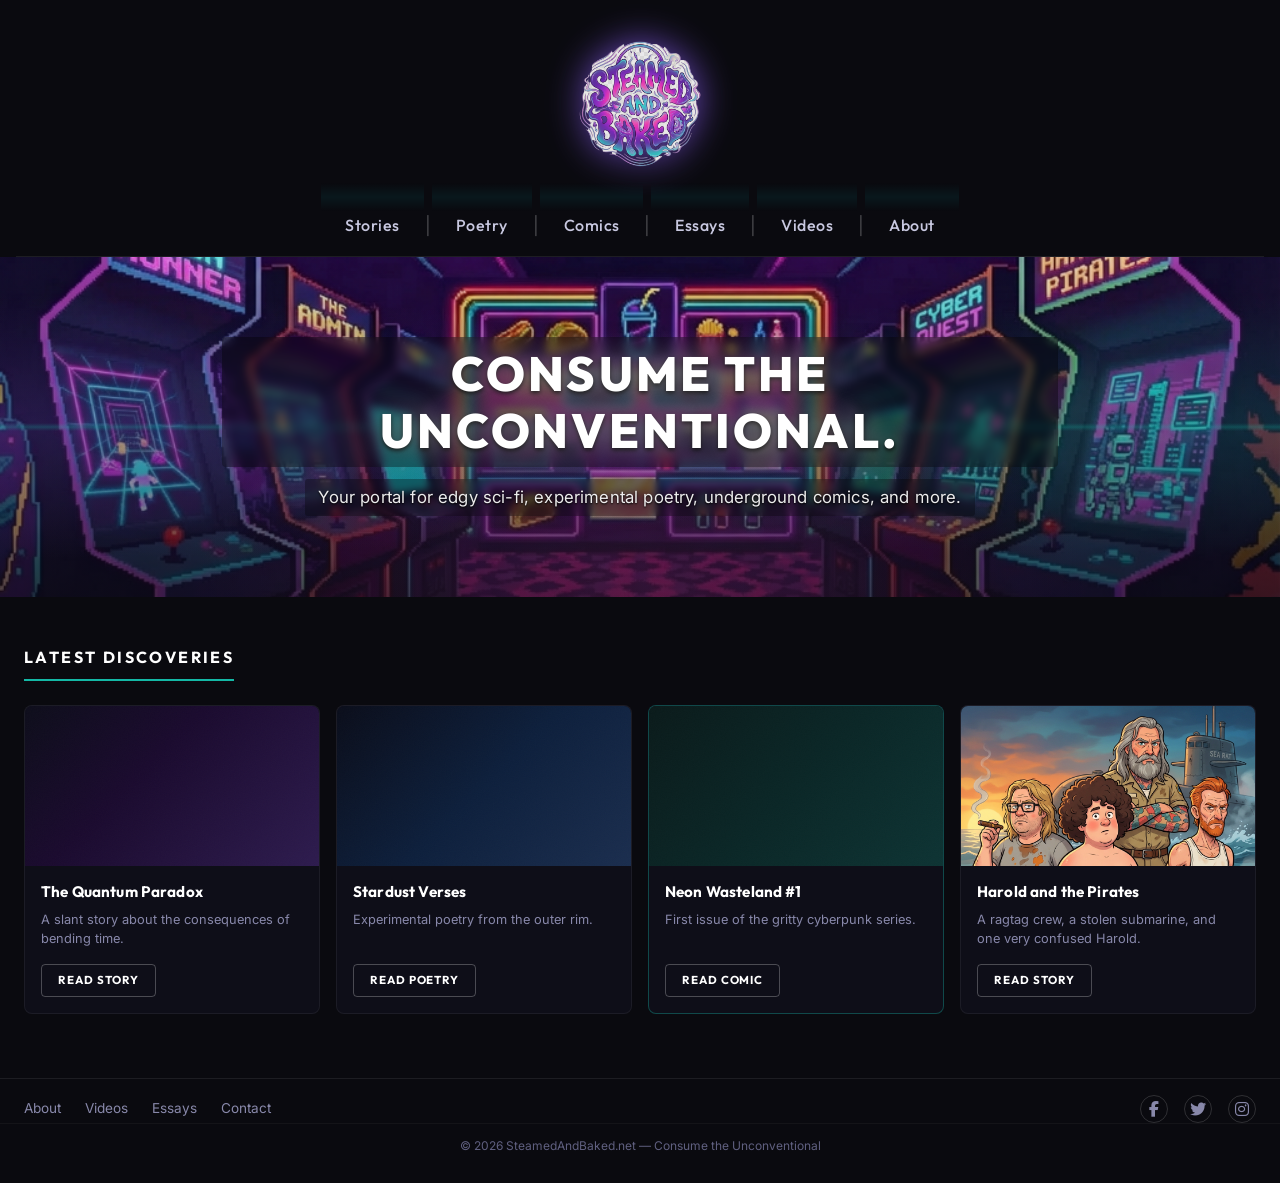
<file: index.html>
<!DOCTYPE html>
<html lang="en">
<head>
    <meta charset="UTF-8">
    <meta name="viewport" content="width=device-width, initial-scale=1.0">
    <meta name="description" content="SteamedAndBaked — Experimental fiction, poetry, comics, essays, and videos in a dark psychedelic neon-cyberpunk aesthetic.">
    <meta name="keywords" content="fiction, poetry, comics, essays, videos, cyberpunk, experimental writing, dark aesthetic">
    <meta name="robots" content="index, follow">
    <meta name="theme-color" content="#0a0a0f">

    <title>SteamedAndBaked | Consume the Unconventional</title>

    <!-- Canonical -->
    <link rel="canonical" href="https://steamedandbaked.net/">

    <!-- Favicon -->
    <link rel="icon" type="image/png" sizes="32x32" href="/images/favicon-32.png">
    <link rel="icon" type="image/png" sizes="512x512" href="/images/favicon.png">
    <link rel="apple-touch-icon" href="/images/favicon.png">

    <!-- Cyberpunk Stylesheet -->
    <link rel="stylesheet" href="/css/cyberpunk.css?v=3.1.1">

    <!-- Google Fonts: Outfit + Inter -->
    <link rel="preconnect" href="https://fonts.googleapis.com">
    <link rel="preconnect" href="https://fonts.gstatic.com" crossorigin>
    <link href="https://fonts.googleapis.com/css2?family=Outfit:wght@400;500;600;700;800&family=Inter:wght@300;400;500;600;700&display=swap" rel="stylesheet">

    <!-- Font Awesome 6.4 -->
    <link rel="stylesheet" href="https://cdnjs.cloudflare.com/ajax/libs/font-awesome/6.7.2/css/all.min.css" integrity="sha512-Evv84Mr4kqVGRNSgIGL/F/aIDqQb7xQ2vcrdIwxfjThSH8CSR7PBEakCr51Ck+w+/U6swU2Im1vVX0SVk9ABhg==" crossorigin="anonymous" referrerpolicy="no-referrer">

    <!-- Open Graph -->
    <meta property="og:title" content="SteamedAndBaked | Consume the Unconventional">
    <meta property="og:description" content="Experimental fiction, poetry, comics, and essays in a dark cyberpunk aesthetic.">
    <meta property="og:type" content="website">
    <meta property="og:url" content="https://steamedandbaked.net/">
    <meta property="og:image" content="https://steamedandbaked.net/images/brand-overview.png">

    <!-- Twitter Card -->
    <meta name="twitter:card" content="summary_large_image">
    <meta name="twitter:title" content="SteamedAndBaked | Consume the Unconventional">
    <meta name="twitter:description" content="Experimental fiction, poetry, comics, and essays in a dark cyberpunk aesthetic.">
    <meta name="twitter:image" content="https://steamedandbaked.net/images/brand-overview.png">
</head>
<body>

    <!-- =====================
         HEADER: Logo + Nav
         ===================== -->
    <header class="site-header">
        <div class="header-logo">
            <a href="/"><img src="/images/logo-main.png" alt="SteamedAndBaked" class="logo-img" width="320" height="160"></a>
        </div>
        <nav class="site-nav" aria-label="Main navigation">
            <button class="nav-toggle" id="nav-toggle" aria-label="Toggle menu" aria-expanded="false" aria-controls="nav-menu">
                <i class="fas fa-bars" aria-hidden="true"></i>
            </button>
            <ul class="nav-menu" id="nav-menu" role="list">
                <li><a href="/fiction.html" class="nav-link">Stories</a></li>
                <li class="nav-pipe" aria-hidden="true">|</li>
                <li><a href="/poetry.html" class="nav-link">Poetry</a></li>
                <li class="nav-pipe" aria-hidden="true">|</li>
                <li><a href="/comics.html" class="nav-link">Comics</a></li>
                <li class="nav-pipe" aria-hidden="true">|</li>
                <li><a href="/essays.html" class="nav-link">Essays</a></li>
                <li class="nav-pipe" aria-hidden="true">|</li>
                <li><a href="/videos.html" class="nav-link">Videos</a></li>
                <li class="nav-pipe" aria-hidden="true">|</li>
                <li><a href="/about.html" class="nav-link">About</a></li>
            </ul>
        </nav>
    </header>

    <!-- =====================
         HERO BANNER
         ===================== -->
    <section class="hero-banner" aria-label="Hero banner">
        <div class="hero-banner-img" style="background-image: url('/images/hero-arcade.png');" role="img" aria-label="Hero background image"></div>
        <div class="hero-banner-overlay"></div>
        <div class="hero-banner-content">
            <h1 class="hero-headline">CONSUME THE UNCONVENTIONAL.</h1>
            <p class="hero-sub">Your portal for edgy sci-fi, experimental poetry, underground comics, and more.</p>
        </div>
    </section>

    <!-- =====================
         LATEST DISCOVERIES
         ===================== -->
    <section class="discoveries" aria-labelledby="discoveries-heading">
        <div class="discoveries-container">
            <h2 class="discoveries-title" id="discoveries-heading">LATEST DISCOVERIES</h2>

            <div class="discoveries-grid">

                <!-- Card 1: Story -->
                <article class="disc-card disc-card--purple">
                    <div class="disc-card-img disc-card-img--story" role="img" aria-label="The Quantum Paradox — abstract digital light art"></div>
                    <div class="disc-card-body">
                        <h3 class="disc-card-title">The Quantum Paradox</h3>
                        <p class="disc-card-desc">A slant story about the consequences of bending time.</p>
                        <a href="/fiction" class="disc-btn">READ STORY</a>
                    </div>
                </article>

                <!-- Card 2: Poetry -->
                <article class="disc-card disc-card--pink">
                    <div class="disc-card-img disc-card-img--poetry" role="img" aria-label="Stardust Verses — deep space nebula"></div>
                    <div class="disc-card-body">
                        <h3 class="disc-card-title">Stardust Verses</h3>
                        <p class="disc-card-desc">Experimental poetry from the outer rim.</p>
                        <a href="/poetry" class="disc-btn">READ POETRY</a>
                    </div>
                </article>

                <!-- Card 3: Comics -->
                <article class="disc-card disc-card--teal">
                    <div class="disc-card-img disc-card-img--comics" role="img" aria-label="Neon Wasteland #1 — neon city scene"></div>
                    <div class="disc-card-body">
                        <h3 class="disc-card-title">Neon Wasteland #1</h3>
                        <p class="disc-card-desc">First issue of the gritty cyberpunk series.</p>
                        <a href="/comics" class="disc-btn">READ COMIC</a>
                    </div>
                </article>

                <!-- Card 4: Story — Harold and the Pirates -->
                <article class="disc-card disc-card--purple">
                    <div class="disc-card-img disc-card-img--photo" style="background-image: url('/images/harold-pirates.png');" role="img" aria-label="Harold and the Pirates — four misfit characters stand before the submarine Sea Rat at sunset"></div>
                    <div class="disc-card-body">
                        <h3 class="disc-card-title">Harold and the Pirates</h3>
                        <p class="disc-card-desc">A ragtag crew, a stolen submarine, and one very confused Harold.</p>
                        <a href="/harold-and-the-pirates" class="disc-btn">READ STORY</a>
                    </div>
                </article>

            </div>
        </div>
    </section>

    <!-- =====================
         FOOTER
         ===================== -->
    <footer class="site-footer">
        <div class="site-footer-inner">
            <nav class="footer-left" aria-label="Footer navigation">
                <a href="/about.html" class="footer-link">About</a>
                <a href="/videos.html" class="footer-link">Videos</a>
                <a href="/essays.html" class="footer-link">Essays</a>
                <a href="mailto:contact@steamedandbaked.net" class="footer-link">Contact</a>
            </nav>
            <div class="footer-right">
                <a href="https://facebook.com" class="footer-social" aria-label="Facebook" rel="noopener noreferrer" target="_blank"><i class="fab fa-facebook-f" aria-hidden="true"></i></a>
                <a href="https://twitter.com" class="footer-social" aria-label="Twitter / X" rel="noopener noreferrer" target="_blank"><i class="fab fa-twitter" aria-hidden="true"></i></a>
                <a href="https://instagram.com" class="footer-social" aria-label="Instagram" rel="noopener noreferrer" target="_blank"><i class="fab fa-instagram" aria-hidden="true"></i></a>
            </div>
        </div>
        <p class="footer-copy">&copy; <span id="current-year">2026</span> SteamedAndBaked.net &mdash; Consume the Unconventional</p>
    </footer>

    <script src="/js/main.js?v=3.1.1"></script>
</body>
</html>
</file>
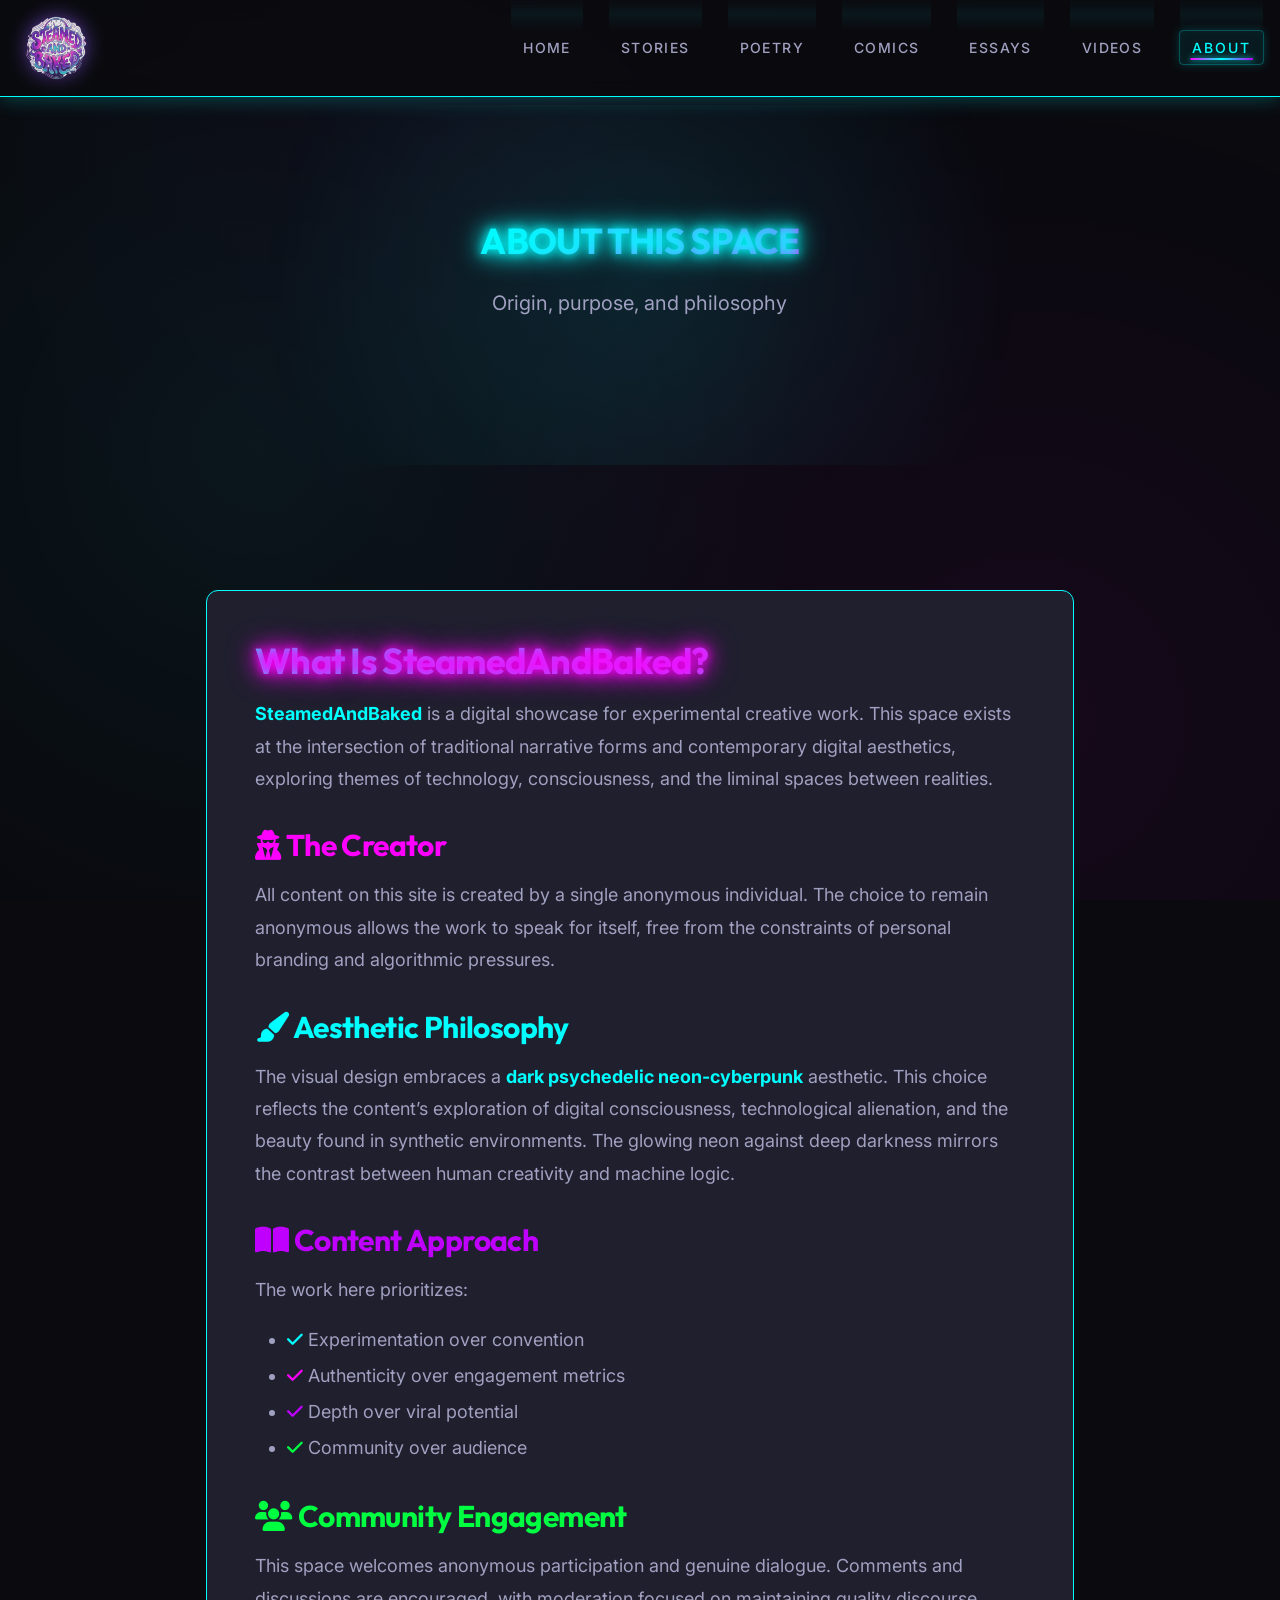
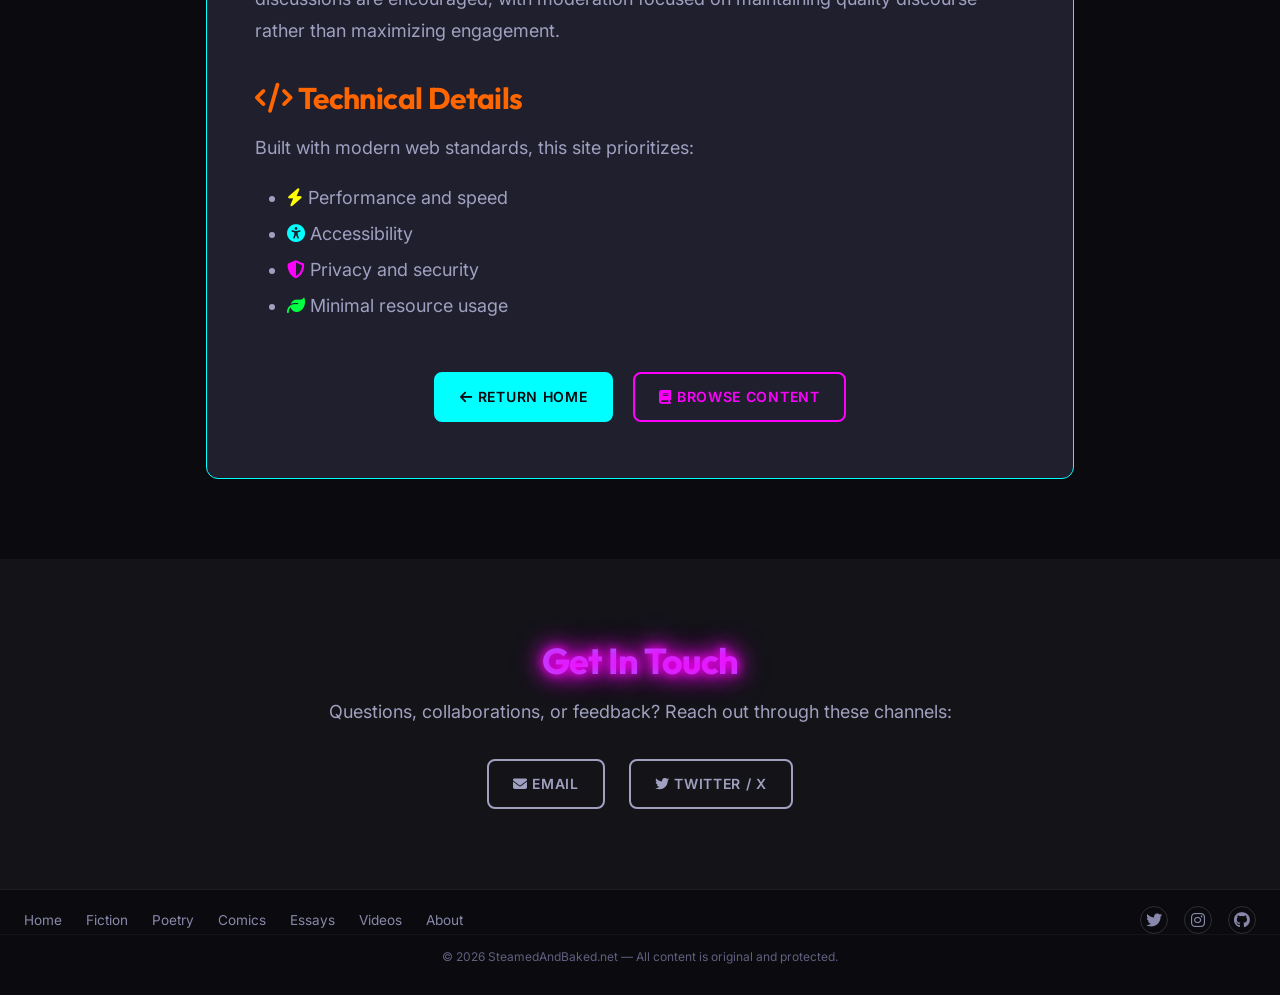
<file: about.html>
<!DOCTYPE html>
<html lang="en">
<head>
    <meta charset="UTF-8">
    <meta name="viewport" content="width=device-width, initial-scale=1.0">
    <meta name="description" content="About SteamedAndBaked — a digital showcase for experimental fiction, poetry, comics, essays, and videos.">
    <meta name="robots" content="index, follow">
    <meta name="theme-color" content="#0a0a0f">

    <title>About | SteamedAndBaked</title>

    <!-- Canonical -->
    <link rel="canonical" href="https://steamedandbaked.net/about">

    <!-- Favicon -->
    <link rel="icon" type="image/png" sizes="32x32" href="/images/favicon-32.png">
    <link rel="icon" type="image/png" sizes="512x512" href="/images/favicon.png">
    <link rel="apple-touch-icon" href="/images/favicon.png">

    <!-- Cyberpunk Stylesheet -->
    <link rel="stylesheet" href="/css/cyberpunk.css?v=3.1.1">

    <!-- Google Fonts -->
    <link rel="preconnect" href="https://fonts.googleapis.com">
    <link rel="preconnect" href="https://fonts.gstatic.com" crossorigin>
    <link href="https://fonts.googleapis.com/css2?family=Outfit:wght@400;500;600;700;800&family=Inter:wght@300;400;500;600;700&display=swap" rel="stylesheet">

    <!-- Font Awesome 6.4 -->
    <link rel="stylesheet" href="https://cdnjs.cloudflare.com/ajax/libs/font-awesome/6.7.2/css/all.min.css" integrity="sha512-Evv84Mr4kqVGRNSgIGL/F/aIDqQb7xQ2vcrdIwxfjThSH8CSR7PBEakCr51Ck+w+/U6swU2Im1vVX0SVk9ABhg==" crossorigin="anonymous" referrerpolicy="no-referrer">

    <!-- Open Graph -->
    <meta property="og:title" content="About | SteamedAndBaked">
    <meta property="og:description" content="About SteamedAndBaked — a digital showcase for experimental creative work.">
    <meta property="og:type" content="website">
    <meta property="og:url" content="https://steamedandbaked.net/about">
    <meta property="og:image" content="https://steamedandbaked.net/images/brand-overview.png">

    <!-- Twitter Card -->
    <meta name="twitter:card" content="summary_large_image">
    <meta name="twitter:title" content="About | SteamedAndBaked">
    <meta name="twitter:description" content="About SteamedAndBaked — a digital showcase for experimental creative work.">
    <meta name="twitter:image" content="https://steamedandbaked.net/images/brand-overview.png">
</head>
<body>
    <!-- Navigation -->
    <nav class="navbar" aria-label="Main navigation">
        <div class="nav-container">
            <a href="/" class="logo"><img src="/images/logo-main.png" alt="SteamedAndBaked" class="logo-img" width="160" height="80"></a>
            <button class="nav-toggle" id="nav-toggle" aria-label="Toggle menu" aria-expanded="false" aria-controls="nav-menu">
                <i class="fas fa-bars" aria-hidden="true"></i>
            </button>
            <ul class="nav-menu" id="nav-menu" role="list">
                <li><a href="/" class="nav-link">Home</a></li>
                <li><a href="/fiction.html" class="nav-link">Stories</a></li>
                <li><a href="/poetry.html" class="nav-link">Poetry</a></li>
                <li><a href="/comics.html" class="nav-link">Comics</a></li>
                <li><a href="/essays.html" class="nav-link">Essays</a></li>
                <li><a href="/videos.html" class="nav-link">Videos</a></li>
                <li><a href="/about.html" class="nav-link active" aria-current="page">About</a></li>
            </ul>
        </div>
    </nav>

    <!-- Hero -->
    <section class="hero" style="min-height: 50vh;" aria-label="About hero">
        <div class="hero-content">
            <h1 class="hero-title" style="font-size: var(--text-4xl);">ABOUT THIS SPACE</h1>
            <p class="hero-subtitle">Origin, purpose, and philosophy</p>
        </div>
    </section>

    <!-- About Content -->
    <main>
        <section class="section" aria-labelledby="about-heading">
            <div class="container container-narrow">
                <div class="card" style="padding: var(--space-12);">
                    <h2 class="text-gradient" id="about-heading">What Is SteamedAndBaked?</h2>
                    <p style="color: var(--text-secondary); font-size: var(--text-lg); line-height: 1.8;">
                        <strong style="color: var(--primary);">SteamedAndBaked</strong> is a digital showcase for experimental creative work.
                        This space exists at the intersection of traditional narrative forms and contemporary digital aesthetics,
                        exploring themes of technology, consciousness, and the liminal spaces between realities.
                    </p>

                    <h3 style="color: var(--neon-magenta); margin-top: var(--space-8);">
                        <i class="fas fa-user-secret" aria-hidden="true"></i> The Creator
                    </h3>
                    <p style="color: var(--text-secondary); font-size: var(--text-lg); line-height: 1.8;">
                        All content on this site is created by a single anonymous individual. The choice to remain anonymous
                        allows the work to speak for itself, free from the constraints of personal branding and algorithmic pressures.
                    </p>

                    <h3 style="color: var(--neon-cyan); margin-top: var(--space-8);">
                        <i class="fas fa-paint-brush" aria-hidden="true"></i> Aesthetic Philosophy
                    </h3>
                    <p style="color: var(--text-secondary); font-size: var(--text-lg); line-height: 1.8;">
                        The visual design embraces a <strong style="color: var(--primary);">dark psychedelic neon-cyberpunk</strong> aesthetic.
                        This choice reflects the content&rsquo;s exploration of digital consciousness, technological alienation, and the beauty
                        found in synthetic environments. The glowing neon against deep darkness mirrors the contrast between
                        human creativity and machine logic.
                    </p>

                    <h3 style="color: var(--neon-purple); margin-top: var(--space-8);">
                        <i class="fas fa-book-open" aria-hidden="true"></i> Content Approach
                    </h3>
                    <p style="color: var(--text-secondary); font-size: var(--text-lg); line-height: 1.8;">
                        The work here prioritizes:
                    </p>
                    <ul style="color: var(--text-secondary); font-size: var(--text-lg); line-height: 2; margin-left: var(--space-8);">
                        <li><i class="fas fa-check" style="color: var(--neon-cyan);" aria-hidden="true"></i> Experimentation over convention</li>
                        <li><i class="fas fa-check" style="color: var(--neon-magenta);" aria-hidden="true"></i> Authenticity over engagement metrics</li>
                        <li><i class="fas fa-check" style="color: var(--neon-purple);" aria-hidden="true"></i> Depth over viral potential</li>
                        <li><i class="fas fa-check" style="color: var(--neon-green);" aria-hidden="true"></i> Community over audience</li>
                    </ul>

                    <h3 style="color: var(--neon-green); margin-top: var(--space-8);">
                        <i class="fas fa-users" aria-hidden="true"></i> Community Engagement
                    </h3>
                    <p style="color: var(--text-secondary); font-size: var(--text-lg); line-height: 1.8;">
                        This space welcomes anonymous participation and genuine dialogue. Comments and discussions are encouraged,
                        with moderation focused on maintaining quality discourse rather than maximizing engagement.
                    </p>

                    <h3 style="color: var(--neon-orange); margin-top: var(--space-8);">
                        <i class="fas fa-code" aria-hidden="true"></i> Technical Details
                    </h3>
                    <p style="color: var(--text-secondary); font-size: var(--text-lg); line-height: 1.8;">
                        Built with modern web standards, this site prioritizes:
                    </p>
                    <ul style="color: var(--text-secondary); font-size: var(--text-lg); line-height: 2; margin-left: var(--space-8);">
                        <li><i class="fas fa-bolt" style="color: var(--neon-yellow);" aria-hidden="true"></i> Performance and speed</li>
                        <li><i class="fas fa-universal-access" style="color: var(--neon-cyan);" aria-hidden="true"></i> Accessibility</li>
                        <li><i class="fas fa-shield-alt" style="color: var(--neon-magenta);" aria-hidden="true"></i> Privacy and security</li>
                        <li><i class="fas fa-leaf" style="color: var(--neon-green);" aria-hidden="true"></i> Minimal resource usage</li>
                    </ul>

                    <div style="text-align: center; margin-top: var(--space-12);">
                        <a href="/" class="btn btn-primary">
                            <i class="fas fa-arrow-left" aria-hidden="true"></i> Return Home
                        </a>
                        <a href="/fiction.html" class="btn btn-secondary" style="margin-left: var(--space-4);">
                            <i class="fas fa-book" aria-hidden="true"></i> Browse Content
                        </a>
                    </div>
                </div>
            </div>
        </section>

        <!-- Contact CTA -->
        <section class="section" style="background: var(--bg-secondary);" aria-labelledby="contact-heading">
            <div class="container container-narrow text-center">
                <h2 class="text-gradient" id="contact-heading">Get In Touch</h2>
                <p style="color: var(--text-secondary); font-size: var(--text-lg); margin-bottom: var(--space-8);">
                    Questions, collaborations, or feedback? Reach out through these channels:
                </p>
                <div style="display: flex; gap: var(--space-6); justify-content: center; flex-wrap: wrap;">
                    <a href="mailto:contact@steamedandbaked.net" class="btn btn-ghost">
                        <i class="fas fa-envelope" aria-hidden="true"></i> Email
                    </a>
                    <a href="https://twitter.com" class="btn btn-ghost" rel="noopener noreferrer" target="_blank">
                        <i class="fab fa-twitter" aria-hidden="true"></i> Twitter&nbsp;/&nbsp;X
                    </a>
                </div>
            </div>
        </section>
    </main>

    <!-- Footer -->
    <footer class="site-footer">
        <div class="site-footer-inner">
            <nav class="footer-left" aria-label="Footer navigation">
                <a href="/" class="footer-link">Home</a>
                <a href="/fiction.html" class="footer-link">Fiction</a>
                <a href="/poetry.html" class="footer-link">Poetry</a>
                <a href="/comics.html" class="footer-link">Comics</a>
                <a href="/essays.html" class="footer-link">Essays</a>
                <a href="/videos.html" class="footer-link">Videos</a>
                <a href="/about.html" class="footer-link">About</a>
            </nav>
            <div class="footer-right">
                <a href="https://twitter.com" class="footer-social" aria-label="Twitter / X" rel="noopener noreferrer" target="_blank"><i class="fab fa-twitter" aria-hidden="true"></i></a>
                <a href="https://instagram.com" class="footer-social" aria-label="Instagram" rel="noopener noreferrer" target="_blank"><i class="fab fa-instagram" aria-hidden="true"></i></a>
                <a href="https://github.com" class="footer-social" aria-label="GitHub" rel="noopener noreferrer" target="_blank"><i class="fab fa-github" aria-hidden="true"></i></a>
            </div>
        </div>
        <p class="footer-copy">&copy; <span id="current-year">2026</span> SteamedAndBaked.net &mdash; All content is original and protected.</p>
    </footer>

    <script src="/js/main.js?v=3.1.1"></script>
</body>
</html>
</file>
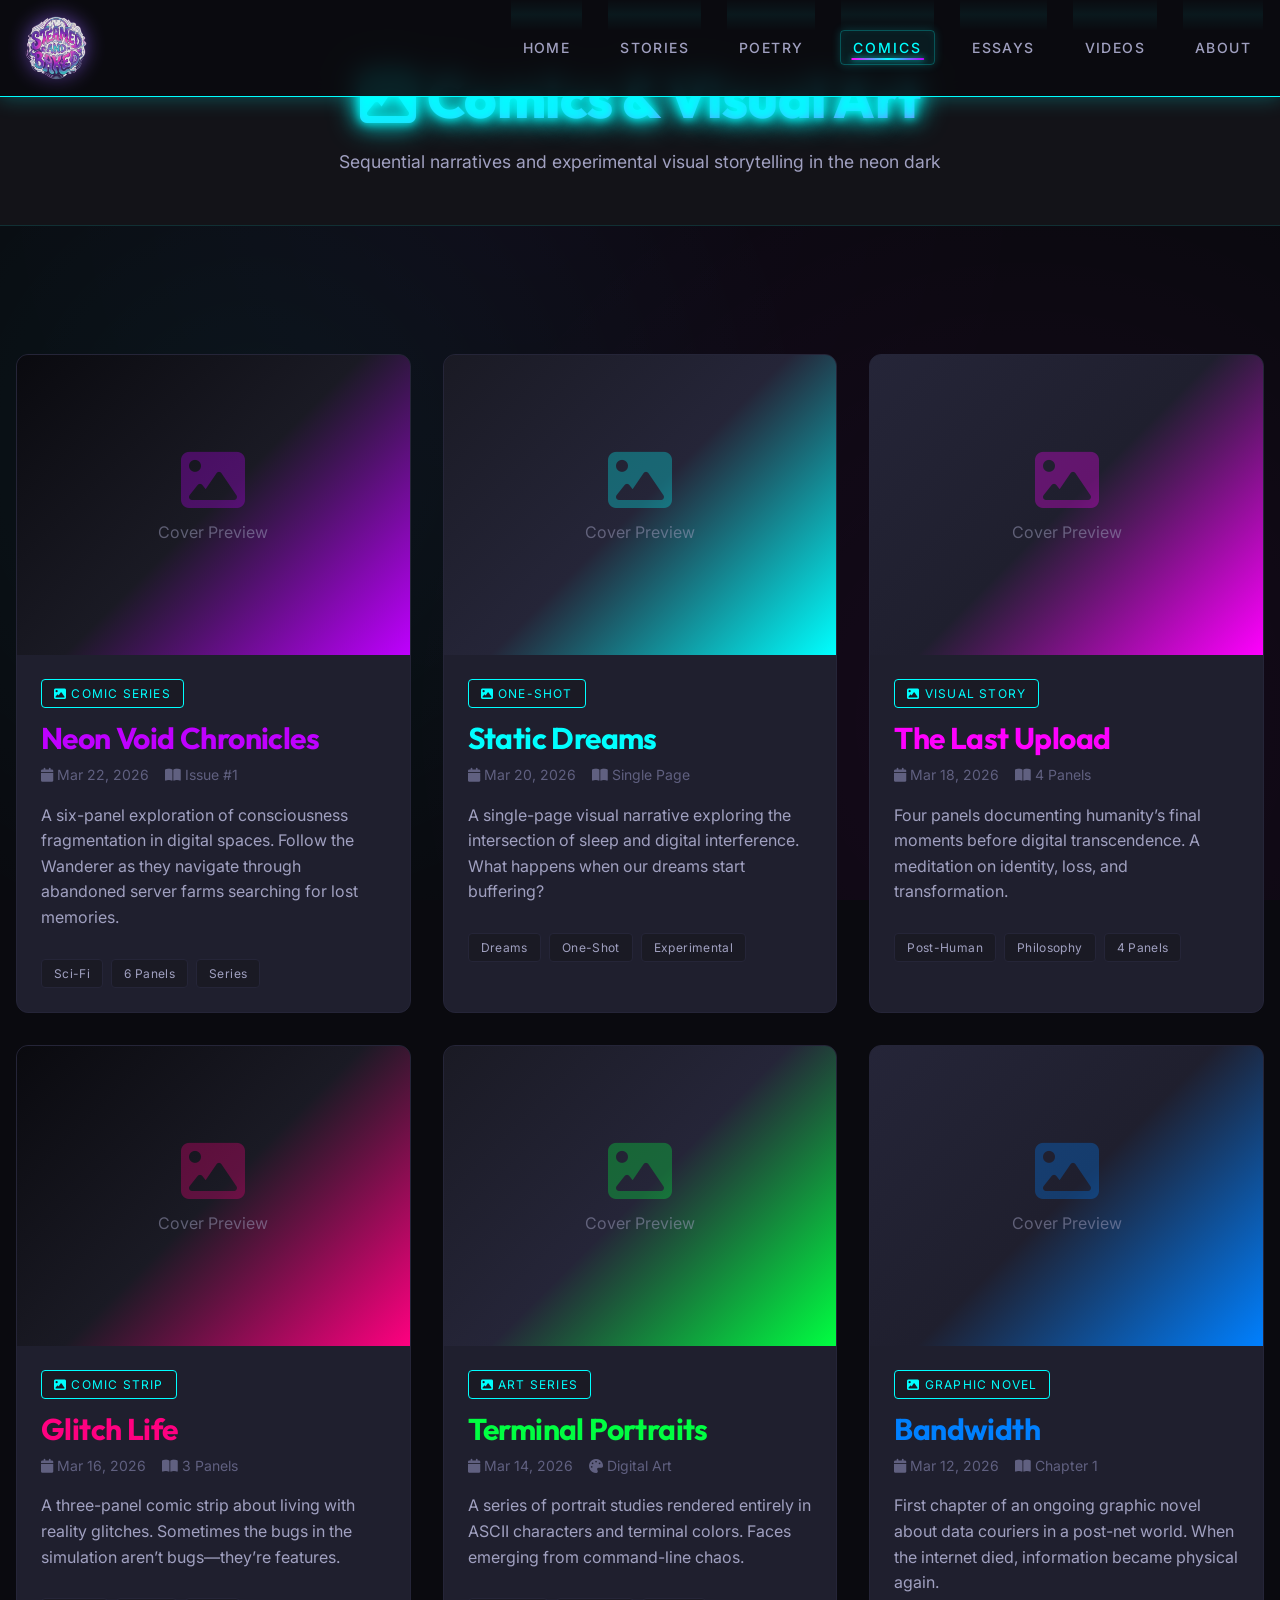
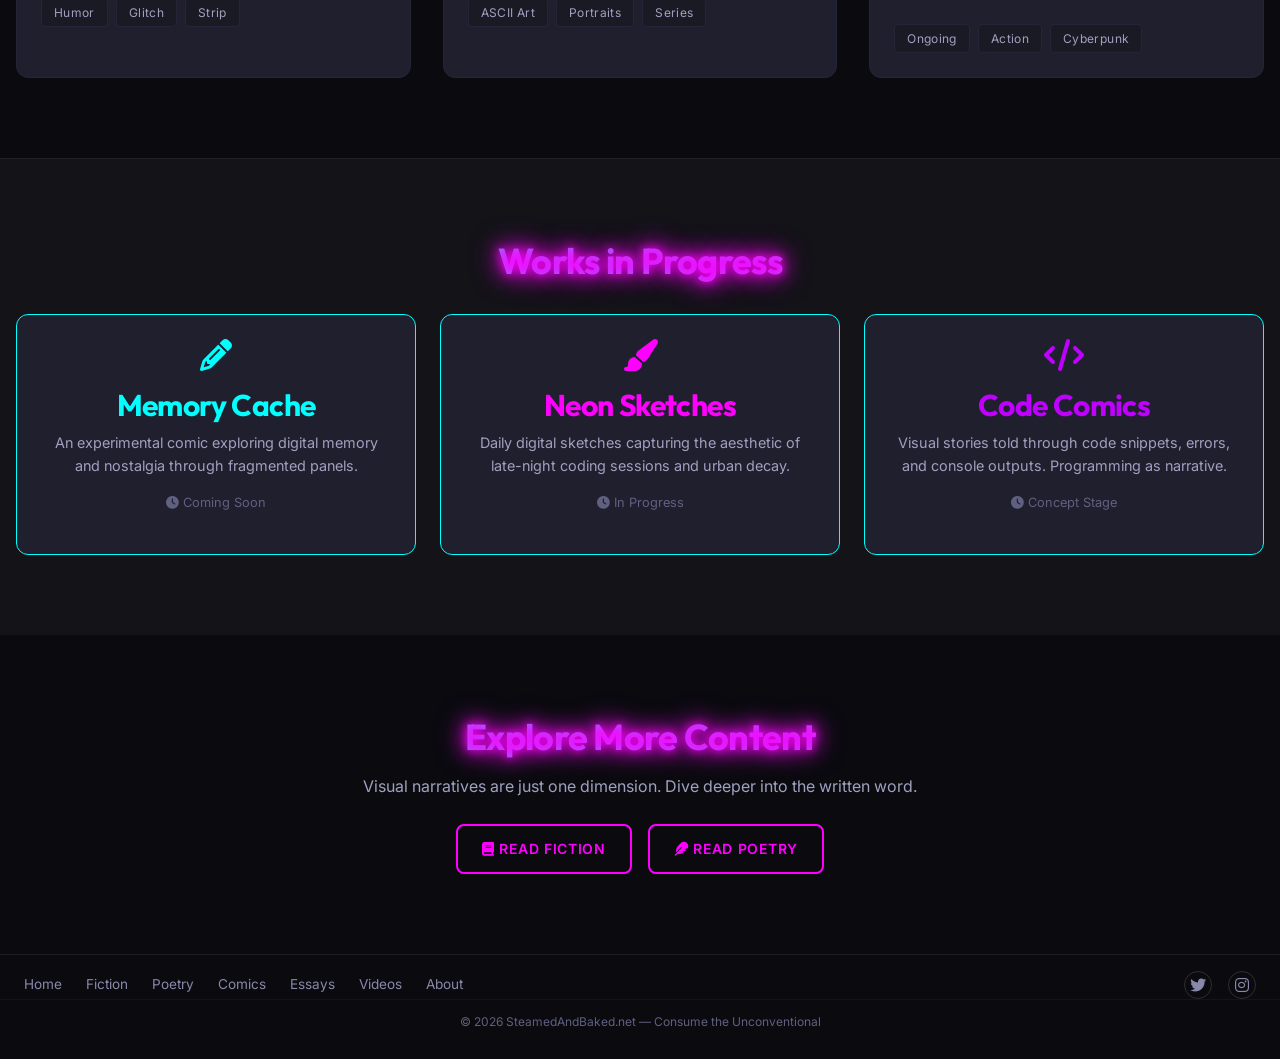
<file: comics.html>
<!DOCTYPE html>
<html lang="en">
<head>
    <meta charset="UTF-8">
    <meta name="viewport" content="width=device-width, initial-scale=1.0">
    <meta name="description" content="Visual narratives, comics, and digital art — SteamedAndBaked. Sequential storytelling in the neon dark.">
    <meta name="keywords" content="comics, visual art, digital art, cyberpunk art, experimental art">
    <meta name="robots" content="index, follow">
    <meta name="theme-color" content="#0a0a0f">

    <title>Comics &amp; Art | SteamedAndBaked</title>

    <!-- Canonical -->
    <link rel="canonical" href="https://steamedandbaked.net/comics">

    <!-- Favicon -->
    <link rel="icon" type="image/png" sizes="32x32" href="/images/favicon-32.png">
    <link rel="icon" type="image/png" sizes="512x512" href="/images/favicon.png">
    <link rel="apple-touch-icon" href="/images/favicon.png">

    <!-- Cyberpunk Stylesheet -->
    <link rel="stylesheet" href="/css/cyberpunk.css?v=3.1.1">

    <!-- Google Fonts -->
    <link rel="preconnect" href="https://fonts.googleapis.com">
    <link rel="preconnect" href="https://fonts.gstatic.com" crossorigin>
    <link href="https://fonts.googleapis.com/css2?family=Outfit:wght@400;500;600;700;800&family=Inter:wght@300;400;500;600;700&display=swap" rel="stylesheet">

    <!-- Font Awesome 6.4 -->
    <link rel="stylesheet" href="https://cdnjs.cloudflare.com/ajax/libs/font-awesome/6.7.2/css/all.min.css" integrity="sha512-Evv84Mr4kqVGRNSgIGL/F/aIDqQb7xQ2vcrdIwxfjThSH8CSR7PBEakCr51Ck+w+/U6swU2Im1vVX0SVk9ABhg==" crossorigin="anonymous" referrerpolicy="no-referrer">

    <!-- Open Graph -->
    <meta property="og:title" content="Comics &amp; Art | SteamedAndBaked">
    <meta property="og:description" content="Visual narratives, comics, and digital art in a dark cyberpunk aesthetic.">
    <meta property="og:type" content="website">
    <meta property="og:url" content="https://steamedandbaked.net/comics">
    <meta property="og:image" content="https://steamedandbaked.net/images/brand-overview.png">

    <!-- Twitter Card -->
    <meta name="twitter:card" content="summary_large_image">
    <meta name="twitter:title" content="Comics &amp; Art | SteamedAndBaked">
    <meta name="twitter:description" content="Visual narratives, comics, and digital art in a dark cyberpunk aesthetic.">
    <meta name="twitter:image" content="https://steamedandbaked.net/images/brand-overview.png">
</head>
<body>
    <!-- Navigation -->
    <nav class="navbar" aria-label="Main navigation">
        <div class="nav-container">
            <a href="/" class="logo"><img src="/images/logo-main.png" alt="SteamedAndBaked" class="logo-img" width="160" height="80"></a>
            <button class="nav-toggle" id="nav-toggle" aria-label="Toggle menu" aria-expanded="false" aria-controls="nav-menu">
                <i class="fas fa-bars" aria-hidden="true"></i>
            </button>
            <ul class="nav-menu" id="nav-menu" role="list">
                <li><a href="/" class="nav-link">Home</a></li>
                <li><a href="/fiction.html" class="nav-link">Stories</a></li>
                <li><a href="/poetry.html" class="nav-link">Poetry</a></li>
                <li><a href="/comics.html" class="nav-link active" aria-current="page">Comics</a></li>
                <li><a href="/essays.html" class="nav-link">Essays</a></li>
                <li><a href="/videos.html" class="nav-link">Videos</a></li>
                <li><a href="/about.html" class="nav-link">About</a></li>
            </ul>
        </div>
    </nav>

    <!-- Page Header -->
    <section class="page-header">
        <div class="container">
            <h1 class="page-title text-gradient">
                <i class="fas fa-image" style="color: var(--neon-purple);" aria-hidden="true"></i>
                Comics &amp; Visual Art
            </h1>
            <p class="page-subtitle">
                Sequential narratives and experimental visual storytelling in the neon dark
            </p>
        </div>
    </section>

    <!-- Comics Grid -->
    <main>
        <section class="section" aria-labelledby="comics-heading">
            <h2 id="comics-heading" class="sr-only">Comics &amp; Art Archive</h2>
            <div class="container">
                <div class="content-grid">

                    <!-- Comic 1 -->
                    <article class="content-item">
                        <div class="content-thumbnail" style="background: linear-gradient(135deg, #0a0a0f 0%, #1a1a24 50%, #bf00ff 100%); height: 300px; display: flex; align-items: center; justify-content: center;" role="img" aria-label="Neon Void Chronicles cover preview">
                            <div style="text-align: center; color: var(--neon-purple);">
                                <i class="fas fa-image" style="font-size: 4rem; opacity: 0.3;" aria-hidden="true"></i>
                                <p style="margin-top: var(--space-2); opacity: 0.5;">Cover Preview</p>
                            </div>
                        </div>
                        <div class="content-body">
                            <span class="content-category"><i class="fas fa-image" aria-hidden="true"></i> Comic Series</span>
                            <h3 style="color: var(--neon-purple); margin-bottom: var(--space-2);">Neon Void Chronicles</h3>
                            <p class="card-meta">
                                <span><i class="fas fa-calendar" aria-hidden="true"></i> <time datetime="2026-03-22">Mar 22, 2026</time></span>
                                <span><i class="fas fa-book-open" aria-hidden="true"></i> Issue #1</span>
                            </p>
                            <p style="color: var(--text-secondary); margin-bottom: var(--space-4);">
                                A six-panel exploration of consciousness fragmentation in digital spaces. Follow the Wanderer as they navigate through abandoned server farms searching for lost memories.
                            </p>
                            <div class="content-tags">
                                <span class="tag">Sci-Fi</span>
                                <span class="tag">6 Panels</span>
                                <span class="tag">Series</span>
                            </div>
                        </div>
                    </article>

                    <!-- Comic 2 -->
                    <article class="content-item">
                        <div class="content-thumbnail" style="background: linear-gradient(135deg, #1a1a24 0%, #252538 50%, #00ffff 100%); height: 300px; display: flex; align-items: center; justify-content: center;" role="img" aria-label="Static Dreams cover preview">
                            <div style="text-align: center; color: var(--neon-cyan);">
                                <i class="fas fa-image" style="font-size: 4rem; opacity: 0.3;" aria-hidden="true"></i>
                                <p style="margin-top: var(--space-2); opacity: 0.5;">Cover Preview</p>
                            </div>
                        </div>
                        <div class="content-body">
                            <span class="content-category"><i class="fas fa-image" aria-hidden="true"></i> One-Shot</span>
                            <h3 style="color: var(--neon-cyan); margin-bottom: var(--space-2);">Static Dreams</h3>
                            <p class="card-meta">
                                <span><i class="fas fa-calendar" aria-hidden="true"></i> <time datetime="2026-03-20">Mar 20, 2026</time></span>
                                <span><i class="fas fa-book-open" aria-hidden="true"></i> Single Page</span>
                            </p>
                            <p style="color: var(--text-secondary); margin-bottom: var(--space-4);">
                                A single-page visual narrative exploring the intersection of sleep and digital interference. What happens when our dreams start buffering?
                            </p>
                            <div class="content-tags">
                                <span class="tag">Dreams</span>
                                <span class="tag">One-Shot</span>
                                <span class="tag">Experimental</span>
                            </div>
                        </div>
                    </article>

                    <!-- Comic 3 -->
                    <article class="content-item">
                        <div class="content-thumbnail" style="background: linear-gradient(135deg, #252538 0%, #1f1f2e 50%, #ff00ff 100%); height: 300px; display: flex; align-items: center; justify-content: center;" role="img" aria-label="The Last Upload cover preview">
                            <div style="text-align: center; color: var(--neon-magenta);">
                                <i class="fas fa-image" style="font-size: 4rem; opacity: 0.3;" aria-hidden="true"></i>
                                <p style="margin-top: var(--space-2); opacity: 0.5;">Cover Preview</p>
                            </div>
                        </div>
                        <div class="content-body">
                            <span class="content-category"><i class="fas fa-image" aria-hidden="true"></i> Visual Story</span>
                            <h3 style="color: var(--neon-magenta); margin-bottom: var(--space-2);">The Last Upload</h3>
                            <p class="card-meta">
                                <span><i class="fas fa-calendar" aria-hidden="true"></i> <time datetime="2026-03-18">Mar 18, 2026</time></span>
                                <span><i class="fas fa-book-open" aria-hidden="true"></i> 4 Panels</span>
                            </p>
                            <p style="color: var(--text-secondary); margin-bottom: var(--space-4);">
                                Four panels documenting humanity&rsquo;s final moments before digital transcendence. A meditation on identity, loss, and transformation.
                            </p>
                            <div class="content-tags">
                                <span class="tag">Post-Human</span>
                                <span class="tag">Philosophy</span>
                                <span class="tag">4 Panels</span>
                            </div>
                        </div>
                    </article>

                    <!-- Comic 4 -->
                    <article class="content-item">
                        <div class="content-thumbnail" style="background: linear-gradient(135deg, #0a0a0f 0%, #1a1a24 50%, #ff0080 100%); height: 300px; display: flex; align-items: center; justify-content: center;" role="img" aria-label="Glitch Life cover preview">
                            <div style="text-align: center; color: var(--neon-pink);">
                                <i class="fas fa-image" style="font-size: 4rem; opacity: 0.3;" aria-hidden="true"></i>
                                <p style="margin-top: var(--space-2); opacity: 0.5;">Cover Preview</p>
                            </div>
                        </div>
                        <div class="content-body">
                            <span class="content-category"><i class="fas fa-image" aria-hidden="true"></i> Comic Strip</span>
                            <h3 style="color: var(--neon-pink); margin-bottom: var(--space-2);">Glitch Life</h3>
                            <p class="card-meta">
                                <span><i class="fas fa-calendar" aria-hidden="true"></i> <time datetime="2026-03-16">Mar 16, 2026</time></span>
                                <span><i class="fas fa-book-open" aria-hidden="true"></i> 3 Panels</span>
                            </p>
                            <p style="color: var(--text-secondary); margin-bottom: var(--space-4);">
                                A three-panel comic strip about living with reality glitches. Sometimes the bugs in the simulation aren&rsquo;t bugs&mdash;they&rsquo;re features.
                            </p>
                            <div class="content-tags">
                                <span class="tag">Humor</span>
                                <span class="tag">Glitch</span>
                                <span class="tag">Strip</span>
                            </div>
                        </div>
                    </article>

                    <!-- Comic 5 -->
                    <article class="content-item">
                        <div class="content-thumbnail" style="background: linear-gradient(135deg, #1a1a24 0%, #252538 50%, #00ff41 100%); height: 300px; display: flex; align-items: center; justify-content: center;" role="img" aria-label="Terminal Portraits cover preview">
                            <div style="text-align: center; color: var(--neon-green);">
                                <i class="fas fa-image" style="font-size: 4rem; opacity: 0.3;" aria-hidden="true"></i>
                                <p style="margin-top: var(--space-2); opacity: 0.5;">Cover Preview</p>
                            </div>
                        </div>
                        <div class="content-body">
                            <span class="content-category"><i class="fas fa-image" aria-hidden="true"></i> Art Series</span>
                            <h3 style="color: var(--neon-green); margin-bottom: var(--space-2);">Terminal Portraits</h3>
                            <p class="card-meta">
                                <span><i class="fas fa-calendar" aria-hidden="true"></i> <time datetime="2026-03-14">Mar 14, 2026</time></span>
                                <span><i class="fas fa-palette" aria-hidden="true"></i> Digital Art</span>
                            </p>
                            <p style="color: var(--text-secondary); margin-bottom: var(--space-4);">
                                A series of portrait studies rendered entirely in ASCII characters and terminal colors. Faces emerging from command-line chaos.
                            </p>
                            <div class="content-tags">
                                <span class="tag">ASCII Art</span>
                                <span class="tag">Portraits</span>
                                <span class="tag">Series</span>
                            </div>
                        </div>
                    </article>

                    <!-- Comic 6 -->
                    <article class="content-item">
                        <div class="content-thumbnail" style="background: linear-gradient(135deg, #252538 0%, #1f1f2e 50%, #0080ff 100%); height: 300px; display: flex; align-items: center; justify-content: center;" role="img" aria-label="Bandwidth cover preview">
                            <div style="text-align: center; color: var(--neon-blue);">
                                <i class="fas fa-image" style="font-size: 4rem; opacity: 0.3;" aria-hidden="true"></i>
                                <p style="margin-top: var(--space-2); opacity: 0.5;">Cover Preview</p>
                            </div>
                        </div>
                        <div class="content-body">
                            <span class="content-category"><i class="fas fa-image" aria-hidden="true"></i> Graphic Novel</span>
                            <h3 style="color: var(--neon-blue); margin-bottom: var(--space-2);">Bandwidth</h3>
                            <p class="card-meta">
                                <span><i class="fas fa-calendar" aria-hidden="true"></i> <time datetime="2026-03-12">Mar 12, 2026</time></span>
                                <span><i class="fas fa-book-open" aria-hidden="true"></i> Chapter 1</span>
                            </p>
                            <p style="color: var(--text-secondary); margin-bottom: var(--space-4);">
                                First chapter of an ongoing graphic novel about data couriers in a post-net world. When the internet died, information became physical again.
                            </p>
                            <div class="content-tags">
                                <span class="tag">Ongoing</span>
                                <span class="tag">Action</span>
                                <span class="tag">Cyberpunk</span>
                            </div>
                        </div>
                    </article>

                </div>
            </div>
        </section>

        <!-- Works in Progress -->
        <section class="section cta-section" aria-labelledby="wip-heading">
            <div class="container">
                <h2 class="text-gradient text-center" id="wip-heading" style="margin-bottom: var(--space-8);">Works in Progress</h2>

                <div style="display: grid; grid-template-columns: repeat(auto-fit, minmax(250px, 1fr)); gap: var(--space-6);">
                    <div class="card" style="text-align: center; padding: var(--space-6);">
                        <i class="fas fa-pencil-alt" style="font-size: 2rem; color: var(--neon-cyan); margin-bottom: var(--space-4);" aria-hidden="true"></i>
                        <h3 style="color: var(--neon-cyan); margin-bottom: var(--space-2);">Memory Cache</h3>
                        <p style="color: var(--text-secondary); font-size: 0.9rem;">
                            An experimental comic exploring digital memory and nostalgia through fragmented panels.
                        </p>
                        <p style="color: var(--text-muted); font-size: 0.8rem; margin-top: var(--space-2);">
                            <i class="fas fa-clock" aria-hidden="true"></i> Coming Soon
                        </p>
                    </div>

                    <div class="card" style="text-align: center; padding: var(--space-6);">
                        <i class="fas fa-paint-brush" style="font-size: 2rem; color: var(--neon-magenta); margin-bottom: var(--space-4);" aria-hidden="true"></i>
                        <h3 style="color: var(--neon-magenta); margin-bottom: var(--space-2);">Neon Sketches</h3>
                        <p style="color: var(--text-secondary); font-size: 0.9rem;">
                            Daily digital sketches capturing the aesthetic of late-night coding sessions and urban decay.
                        </p>
                        <p style="color: var(--text-muted); font-size: 0.8rem; margin-top: var(--space-2);">
                            <i class="fas fa-clock" aria-hidden="true"></i> In Progress
                        </p>
                    </div>

                    <div class="card" style="text-align: center; padding: var(--space-6);">
                        <i class="fas fa-code" style="font-size: 2rem; color: var(--neon-purple); margin-bottom: var(--space-4);" aria-hidden="true"></i>
                        <h3 style="color: var(--neon-purple); margin-bottom: var(--space-2);">Code Comics</h3>
                        <p style="color: var(--text-secondary); font-size: 0.9rem;">
                            Visual stories told through code snippets, errors, and console outputs. Programming as narrative.
                        </p>
                        <p style="color: var(--text-muted); font-size: 0.8rem; margin-top: var(--space-2);">
                            <i class="fas fa-clock" aria-hidden="true"></i> Concept Stage
                        </p>
                    </div>
                </div>
            </div>
        </section>

        <!-- Call to Action -->
        <section class="section">
            <div class="container" style="text-align: center;">
                <h2 class="text-gradient" style="margin-bottom: var(--space-4);">Explore More Content</h2>
                <p style="color: var(--text-secondary); margin-bottom: var(--space-6); max-width: 600px; margin-left: auto; margin-right: auto;">
                    Visual narratives are just one dimension. Dive deeper into the written word.
                </p>
                <div style="display: flex; gap: var(--space-4); justify-content: center; flex-wrap: wrap;">
                    <a href="/fiction.html" class="btn btn-secondary">
                        <i class="fas fa-book" aria-hidden="true"></i> Read Fiction
                    </a>
                    <a href="/poetry.html" class="btn btn-secondary">
                        <i class="fas fa-feather" aria-hidden="true"></i> Read Poetry
                    </a>
                </div>
            </div>
        </section>
    </main>

    <!-- Footer -->
    <footer class="site-footer">
        <div class="site-footer-inner">
            <nav class="footer-left" aria-label="Footer navigation">
                <a href="/" class="footer-link">Home</a>
                <a href="/fiction.html" class="footer-link">Fiction</a>
                <a href="/poetry.html" class="footer-link">Poetry</a>
                <a href="/comics.html" class="footer-link">Comics</a>
                <a href="/essays.html" class="footer-link">Essays</a>
                <a href="/videos.html" class="footer-link">Videos</a>
                <a href="/about.html" class="footer-link">About</a>
            </nav>
            <div class="footer-right">
                <a href="https://twitter.com" class="footer-social" aria-label="Twitter / X" rel="noopener noreferrer" target="_blank"><i class="fab fa-twitter" aria-hidden="true"></i></a>
                <a href="https://instagram.com" class="footer-social" aria-label="Instagram" rel="noopener noreferrer" target="_blank"><i class="fab fa-instagram" aria-hidden="true"></i></a>
            </div>
        </div>
        <p class="footer-copy">&copy; <span id="current-year">2026</span> SteamedAndBaked.net &mdash; Consume the Unconventional</p>
    </footer>

    <script src="/js/main.js?v=3.1.1"></script>
</body>
</html>
</file>
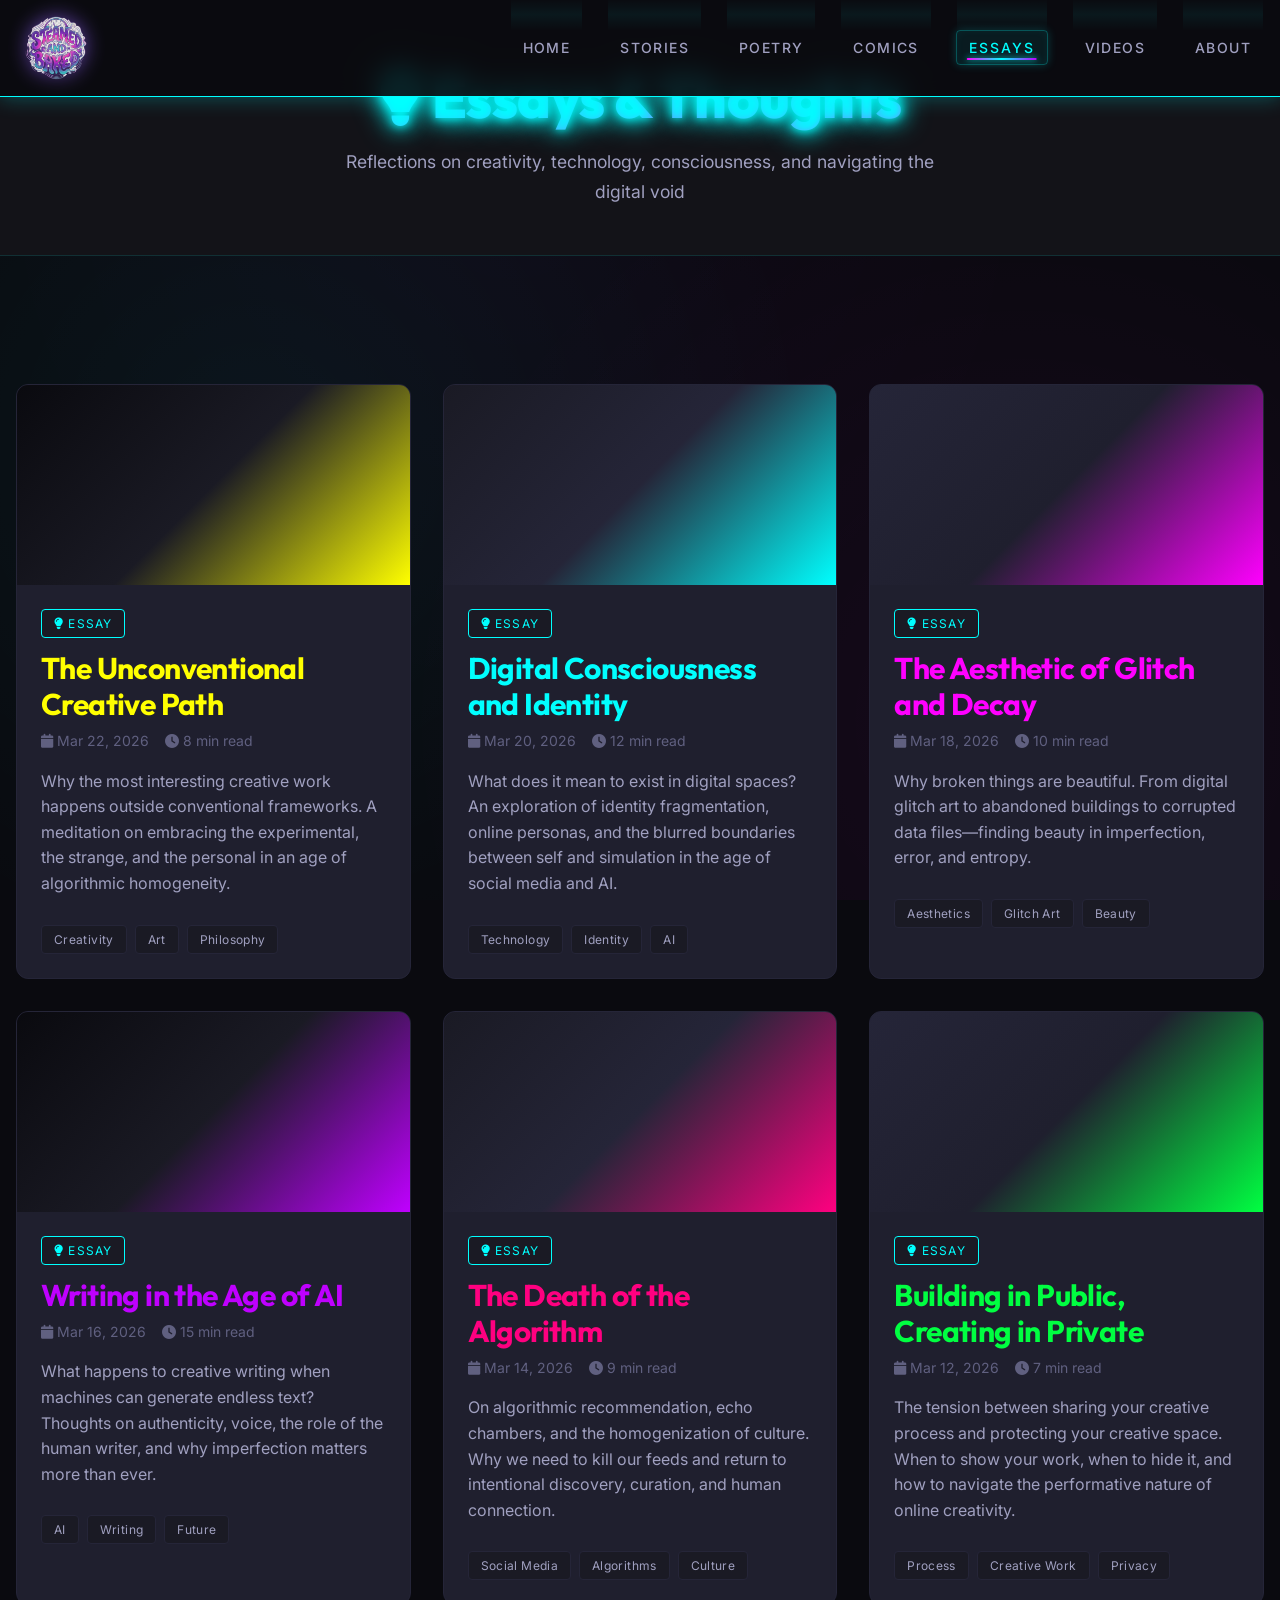
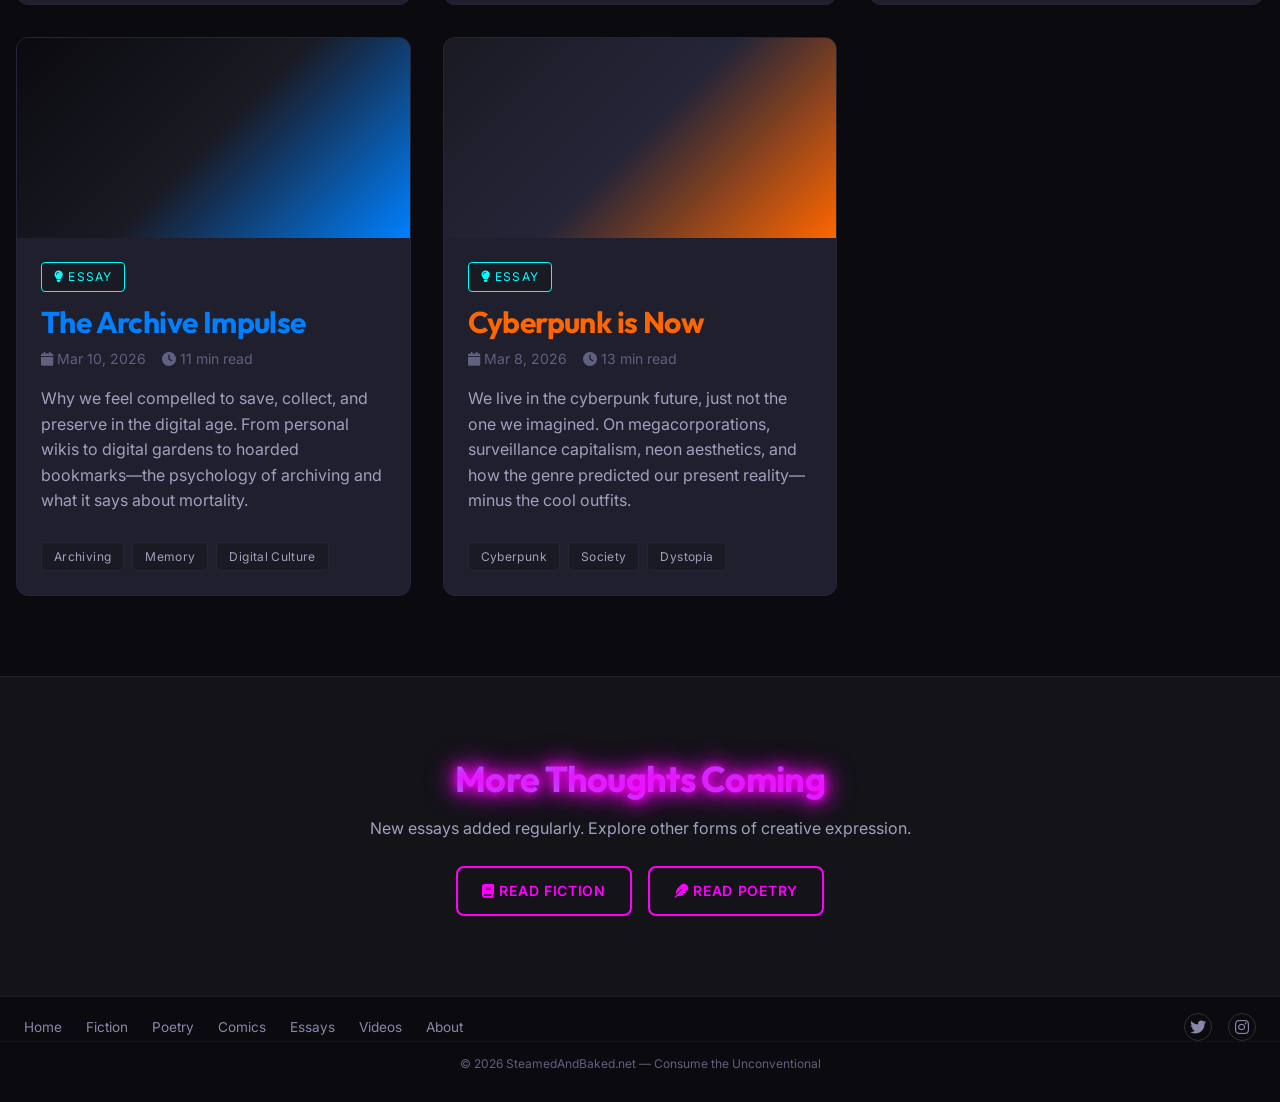
<file: essays.html>
<!DOCTYPE html>
<html lang="en">
<head>
    <meta charset="UTF-8">
    <meta name="viewport" content="width=device-width, initial-scale=1.0">
    <meta name="description" content="Essays, thoughts, and reflections — SteamedAndBaked. Creativity, technology, consciousness, and the digital void.">
    <meta name="keywords" content="essays, thoughts, blog, writing, reflections, cyberpunk essays">
    <meta name="robots" content="index, follow">
    <meta name="theme-color" content="#0a0a0f">

    <title>Essays | SteamedAndBaked</title>

    <!-- Canonical -->
    <link rel="canonical" href="https://steamedandbaked.net/essays">

    <!-- Favicon -->
    <link rel="icon" type="image/png" sizes="32x32" href="/images/favicon-32.png">
    <link rel="icon" type="image/png" sizes="512x512" href="/images/favicon.png">
    <link rel="apple-touch-icon" href="/images/favicon.png">

    <!-- Cyberpunk Stylesheet -->
    <link rel="stylesheet" href="/css/cyberpunk.css?v=3.1.1">

    <!-- Google Fonts -->
    <link rel="preconnect" href="https://fonts.googleapis.com">
    <link rel="preconnect" href="https://fonts.gstatic.com" crossorigin>
    <link href="https://fonts.googleapis.com/css2?family=Outfit:wght@400;500;600;700;800&family=Inter:wght@300;400;500;600;700&display=swap" rel="stylesheet">

    <!-- Font Awesome 6.4 -->
    <link rel="stylesheet" href="https://cdnjs.cloudflare.com/ajax/libs/font-awesome/6.7.2/css/all.min.css" integrity="sha512-Evv84Mr4kqVGRNSgIGL/F/aIDqQb7xQ2vcrdIwxfjThSH8CSR7PBEakCr51Ck+w+/U6swU2Im1vVX0SVk9ABhg==" crossorigin="anonymous" referrerpolicy="no-referrer">

    <!-- Open Graph -->
    <meta property="og:title" content="Essays | SteamedAndBaked">
    <meta property="og:description" content="Essays, thoughts, and reflections on creativity, technology, and the digital void.">
    <meta property="og:type" content="website">
    <meta property="og:url" content="https://steamedandbaked.net/essays">
    <meta property="og:image" content="https://steamedandbaked.net/images/brand-overview.png">

    <!-- Twitter Card -->
    <meta name="twitter:card" content="summary_large_image">
    <meta name="twitter:title" content="Essays | SteamedAndBaked">
    <meta name="twitter:description" content="Essays, thoughts, and reflections on creativity, technology, and the digital void.">
    <meta name="twitter:image" content="https://steamedandbaked.net/images/brand-overview.png">
</head>
<body>
    <!-- Navigation -->
    <nav class="navbar" aria-label="Main navigation">
        <div class="nav-container">
            <a href="/" class="logo"><img src="/images/logo-main.png" alt="SteamedAndBaked" class="logo-img" width="160" height="80"></a>
            <button class="nav-toggle" id="nav-toggle" aria-label="Toggle menu" aria-expanded="false" aria-controls="nav-menu">
                <i class="fas fa-bars" aria-hidden="true"></i>
            </button>
            <ul class="nav-menu" id="nav-menu" role="list">
                <li><a href="/" class="nav-link">Home</a></li>
                <li><a href="/fiction.html" class="nav-link">Stories</a></li>
                <li><a href="/poetry.html" class="nav-link">Poetry</a></li>
                <li><a href="/comics.html" class="nav-link">Comics</a></li>
                <li><a href="/essays.html" class="nav-link active" aria-current="page">Essays</a></li>
                <li><a href="/videos.html" class="nav-link">Videos</a></li>
                <li><a href="/about.html" class="nav-link">About</a></li>
            </ul>
        </div>
    </nav>

    <!-- Page Header -->
    <section class="page-header">
        <div class="container">
            <h1 class="page-title text-gradient">
                <i class="fas fa-lightbulb" style="color: var(--neon-yellow);" aria-hidden="true"></i>
                Essays &amp; Thoughts
            </h1>
            <p class="page-subtitle">
                Reflections on creativity, technology, consciousness, and navigating the digital void
            </p>
        </div>
    </section>

    <!-- Essays Grid -->
    <main>
        <section class="section" aria-labelledby="essays-heading">
            <h2 id="essays-heading" class="sr-only">Essays Archive</h2>
            <div class="container">
                <div class="content-grid">

                    <!-- Essay 1 -->
                    <article class="content-item">
                        <div class="content-thumbnail" style="background: linear-gradient(135deg, #0a0a0f 0%, #1a1a24 50%, #ffff00 100%);"></div>
                        <div class="content-body">
                            <span class="content-category"><i class="fas fa-lightbulb" aria-hidden="true"></i> Essay</span>
                            <h3 style="color: var(--neon-yellow); margin-bottom: var(--space-2);">The Unconventional Creative Path</h3>
                            <p class="card-meta">
                                <span><i class="fas fa-calendar" aria-hidden="true"></i> <time datetime="2026-03-22">Mar 22, 2026</time></span>
                                <span><i class="fas fa-clock" aria-hidden="true"></i> 8 min read</span>
                            </p>
                            <p style="color: var(--text-secondary); margin-bottom: var(--space-4);">
                                Why the most interesting creative work happens outside conventional frameworks. A meditation on embracing the experimental, the strange, and the personal in an age of algorithmic homogeneity.
                            </p>
                            <div class="content-tags">
                                <span class="tag">Creativity</span>
                                <span class="tag">Art</span>
                                <span class="tag">Philosophy</span>
                            </div>
                        </div>
                    </article>

                    <!-- Essay 2 -->
                    <article class="content-item">
                        <div class="content-thumbnail" style="background: linear-gradient(135deg, #1a1a24 0%, #252538 50%, #00ffff 100%);"></div>
                        <div class="content-body">
                            <span class="content-category"><i class="fas fa-lightbulb" aria-hidden="true"></i> Essay</span>
                            <h3 style="color: var(--neon-cyan); margin-bottom: var(--space-2);">Digital Consciousness and Identity</h3>
                            <p class="card-meta">
                                <span><i class="fas fa-calendar" aria-hidden="true"></i> <time datetime="2026-03-20">Mar 20, 2026</time></span>
                                <span><i class="fas fa-clock" aria-hidden="true"></i> 12 min read</span>
                            </p>
                            <p style="color: var(--text-secondary); margin-bottom: var(--space-4);">
                                What does it mean to exist in digital spaces? An exploration of identity fragmentation, online personas, and the blurred boundaries between self and simulation in the age of social media and AI.
                            </p>
                            <div class="content-tags">
                                <span class="tag">Technology</span>
                                <span class="tag">Identity</span>
                                <span class="tag">AI</span>
                            </div>
                        </div>
                    </article>

                    <!-- Essay 3 -->
                    <article class="content-item">
                        <div class="content-thumbnail" style="background: linear-gradient(135deg, #252538 0%, #1f1f2e 50%, #ff00ff 100%);"></div>
                        <div class="content-body">
                            <span class="content-category"><i class="fas fa-lightbulb" aria-hidden="true"></i> Essay</span>
                            <h3 style="color: var(--neon-magenta); margin-bottom: var(--space-2);">The Aesthetic of Glitch and Decay</h3>
                            <p class="card-meta">
                                <span><i class="fas fa-calendar" aria-hidden="true"></i> <time datetime="2026-03-18">Mar 18, 2026</time></span>
                                <span><i class="fas fa-clock" aria-hidden="true"></i> 10 min read</span>
                            </p>
                            <p style="color: var(--text-secondary); margin-bottom: var(--space-4);">
                                Why broken things are beautiful. From digital glitch art to abandoned buildings to corrupted data files&mdash;finding beauty in imperfection, error, and entropy.
                            </p>
                            <div class="content-tags">
                                <span class="tag">Aesthetics</span>
                                <span class="tag">Glitch Art</span>
                                <span class="tag">Beauty</span>
                            </div>
                        </div>
                    </article>

                    <!-- Essay 4 -->
                    <article class="content-item">
                        <div class="content-thumbnail" style="background: linear-gradient(135deg, #0a0a0f 0%, #1a1a24 50%, #bf00ff 100%);"></div>
                        <div class="content-body">
                            <span class="content-category"><i class="fas fa-lightbulb" aria-hidden="true"></i> Essay</span>
                            <h3 style="color: var(--neon-purple); margin-bottom: var(--space-2);">Writing in the Age of AI</h3>
                            <p class="card-meta">
                                <span><i class="fas fa-calendar" aria-hidden="true"></i> <time datetime="2026-03-16">Mar 16, 2026</time></span>
                                <span><i class="fas fa-clock" aria-hidden="true"></i> 15 min read</span>
                            </p>
                            <p style="color: var(--text-secondary); margin-bottom: var(--space-4);">
                                What happens to creative writing when machines can generate endless text? Thoughts on authenticity, voice, the role of the human writer, and why imperfection matters more than ever.
                            </p>
                            <div class="content-tags">
                                <span class="tag">AI</span>
                                <span class="tag">Writing</span>
                                <span class="tag">Future</span>
                            </div>
                        </div>
                    </article>

                    <!-- Essay 5 -->
                    <article class="content-item">
                        <div class="content-thumbnail" style="background: linear-gradient(135deg, #1a1a24 0%, #252538 50%, #ff0080 100%);"></div>
                        <div class="content-body">
                            <span class="content-category"><i class="fas fa-lightbulb" aria-hidden="true"></i> Essay</span>
                            <h3 style="color: var(--neon-pink); margin-bottom: var(--space-2);">The Death of the Algorithm</h3>
                            <p class="card-meta">
                                <span><i class="fas fa-calendar" aria-hidden="true"></i> <time datetime="2026-03-14">Mar 14, 2026</time></span>
                                <span><i class="fas fa-clock" aria-hidden="true"></i> 9 min read</span>
                            </p>
                            <p style="color: var(--text-secondary); margin-bottom: var(--space-4);">
                                On algorithmic recommendation, echo chambers, and the homogenization of culture. Why we need to kill our feeds and return to intentional discovery, curation, and human connection.
                            </p>
                            <div class="content-tags">
                                <span class="tag">Social Media</span>
                                <span class="tag">Algorithms</span>
                                <span class="tag">Culture</span>
                            </div>
                        </div>
                    </article>

                    <!-- Essay 6 -->
                    <article class="content-item">
                        <div class="content-thumbnail" style="background: linear-gradient(135deg, #252538 0%, #1f1f2e 50%, #00ff41 100%);"></div>
                        <div class="content-body">
                            <span class="content-category"><i class="fas fa-lightbulb" aria-hidden="true"></i> Essay</span>
                            <h3 style="color: var(--neon-green); margin-bottom: var(--space-2);">Building in Public, Creating in Private</h3>
                            <p class="card-meta">
                                <span><i class="fas fa-calendar" aria-hidden="true"></i> <time datetime="2026-03-12">Mar 12, 2026</time></span>
                                <span><i class="fas fa-clock" aria-hidden="true"></i> 7 min read</span>
                            </p>
                            <p style="color: var(--text-secondary); margin-bottom: var(--space-4);">
                                The tension between sharing your creative process and protecting your creative space. When to show your work, when to hide it, and how to navigate the performative nature of online creativity.
                            </p>
                            <div class="content-tags">
                                <span class="tag">Process</span>
                                <span class="tag">Creative Work</span>
                                <span class="tag">Privacy</span>
                            </div>
                        </div>
                    </article>

                    <!-- Essay 7 -->
                    <article class="content-item">
                        <div class="content-thumbnail" style="background: linear-gradient(135deg, #0a0a0f 0%, #1a1a24 50%, #0080ff 100%);"></div>
                        <div class="content-body">
                            <span class="content-category"><i class="fas fa-lightbulb" aria-hidden="true"></i> Essay</span>
                            <h3 style="color: var(--neon-blue); margin-bottom: var(--space-2);">The Archive Impulse</h3>
                            <p class="card-meta">
                                <span><i class="fas fa-calendar" aria-hidden="true"></i> <time datetime="2026-03-10">Mar 10, 2026</time></span>
                                <span><i class="fas fa-clock" aria-hidden="true"></i> 11 min read</span>
                            </p>
                            <p style="color: var(--text-secondary); margin-bottom: var(--space-4);">
                                Why we feel compelled to save, collect, and preserve in the digital age. From personal wikis to digital gardens to hoarded bookmarks&mdash;the psychology of archiving and what it says about mortality.
                            </p>
                            <div class="content-tags">
                                <span class="tag">Archiving</span>
                                <span class="tag">Memory</span>
                                <span class="tag">Digital Culture</span>
                            </div>
                        </div>
                    </article>

                    <!-- Essay 8 -->
                    <article class="content-item">
                        <div class="content-thumbnail" style="background: linear-gradient(135deg, #1a1a24 0%, #252538 50%, #ff6600 100%);"></div>
                        <div class="content-body">
                            <span class="content-category"><i class="fas fa-lightbulb" aria-hidden="true"></i> Essay</span>
                            <h3 style="color: var(--neon-orange); margin-bottom: var(--space-2);">Cyberpunk is Now</h3>
                            <p class="card-meta">
                                <span><i class="fas fa-calendar" aria-hidden="true"></i> <time datetime="2026-03-08">Mar 8, 2026</time></span>
                                <span><i class="fas fa-clock" aria-hidden="true"></i> 13 min read</span>
                            </p>
                            <p style="color: var(--text-secondary); margin-bottom: var(--space-4);">
                                We live in the cyberpunk future, just not the one we imagined. On megacorporations, surveillance capitalism, neon aesthetics, and how the genre predicted our present reality&mdash;minus the cool outfits.
                            </p>
                            <div class="content-tags">
                                <span class="tag">Cyberpunk</span>
                                <span class="tag">Society</span>
                                <span class="tag">Dystopia</span>
                            </div>
                        </div>
                    </article>

                </div>
            </div>
        </section>

        <!-- Call to Action -->
        <section class="section cta-section">
            <div class="container" style="text-align: center;">
                <h2 class="text-gradient" style="margin-bottom: var(--space-4);">More Thoughts Coming</h2>
                <p style="color: var(--text-secondary); margin-bottom: var(--space-6); max-width: 600px; margin-left: auto; margin-right: auto;">
                    New essays added regularly. Explore other forms of creative expression.
                </p>
                <div style="display: flex; gap: var(--space-4); justify-content: center; flex-wrap: wrap;">
                    <a href="/fiction.html" class="btn btn-secondary">
                        <i class="fas fa-book" aria-hidden="true"></i> Read Fiction
                    </a>
                    <a href="/poetry.html" class="btn btn-secondary">
                        <i class="fas fa-feather" aria-hidden="true"></i> Read Poetry
                    </a>
                </div>
            </div>
        </section>
    </main>

    <!-- Footer -->
    <footer class="site-footer">
        <div class="site-footer-inner">
            <nav class="footer-left" aria-label="Footer navigation">
                <a href="/" class="footer-link">Home</a>
                <a href="/fiction.html" class="footer-link">Fiction</a>
                <a href="/poetry.html" class="footer-link">Poetry</a>
                <a href="/comics.html" class="footer-link">Comics</a>
                <a href="/essays.html" class="footer-link">Essays</a>
                <a href="/videos.html" class="footer-link">Videos</a>
                <a href="/about.html" class="footer-link">About</a>
            </nav>
            <div class="footer-right">
                <a href="https://twitter.com" class="footer-social" aria-label="Twitter / X" rel="noopener noreferrer" target="_blank"><i class="fab fa-twitter" aria-hidden="true"></i></a>
                <a href="https://instagram.com" class="footer-social" aria-label="Instagram" rel="noopener noreferrer" target="_blank"><i class="fab fa-instagram" aria-hidden="true"></i></a>
            </div>
        </div>
        <p class="footer-copy">&copy; <span id="current-year">2026</span> SteamedAndBaked.net &mdash; Consume the Unconventional</p>
    </footer>

    <script src="/js/main.js?v=3.1.1"></script>
</body>
</html>
</file>
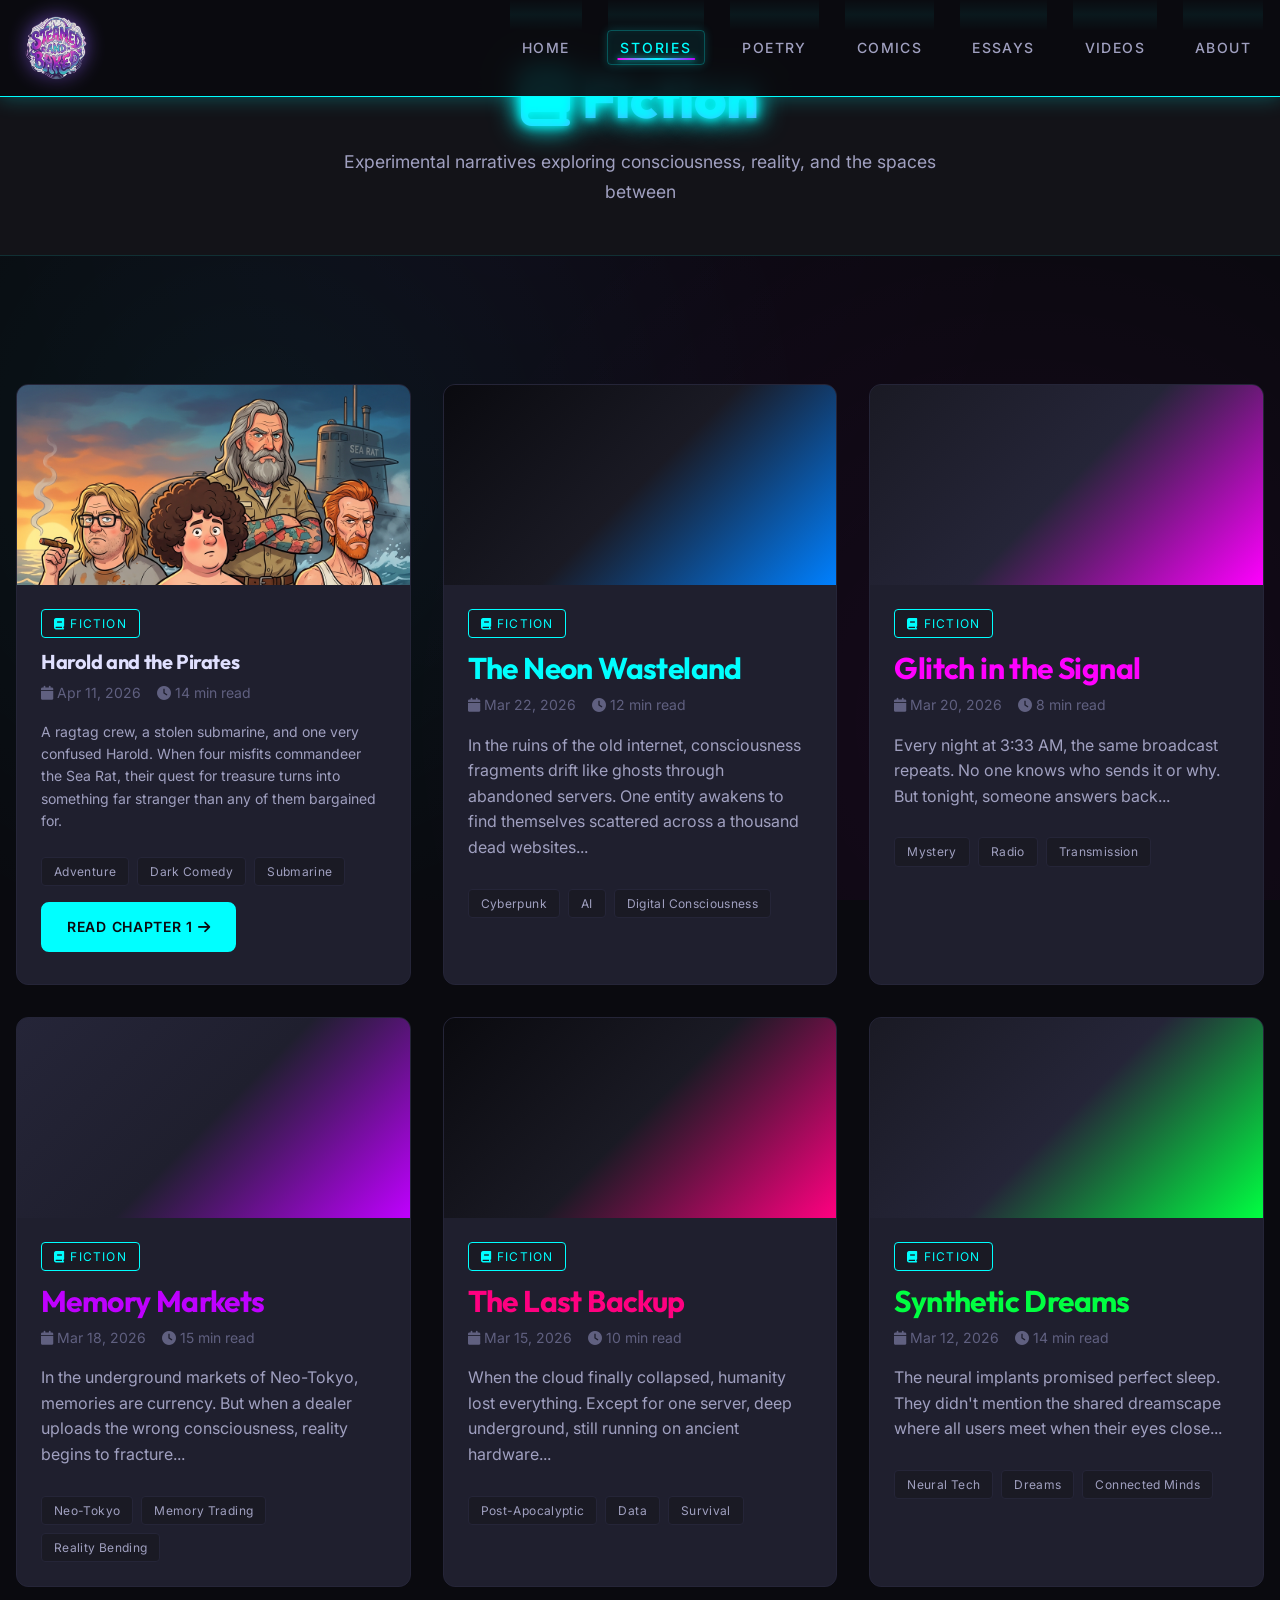
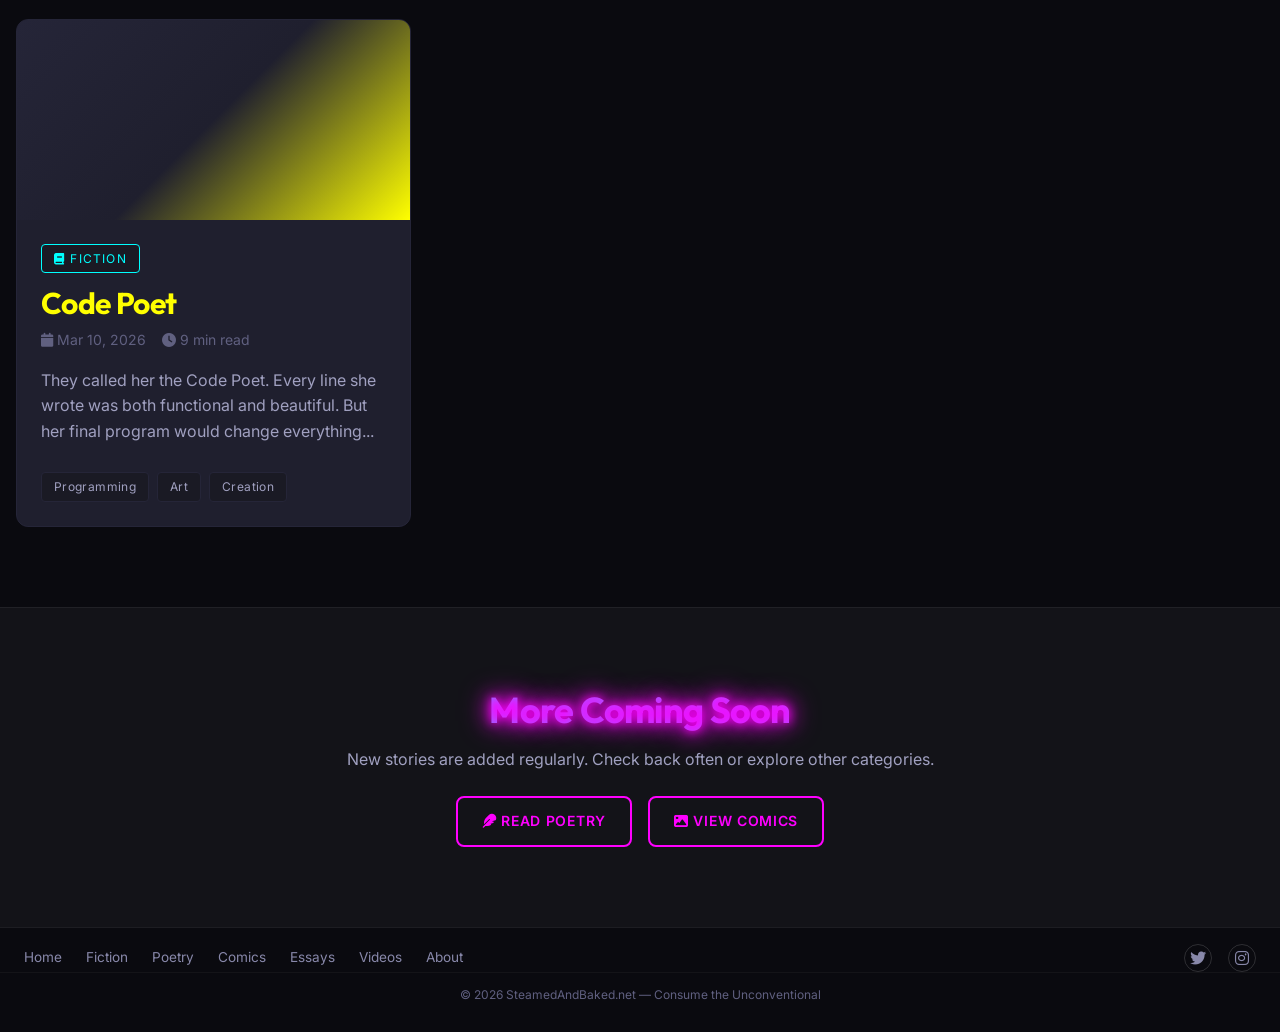
<file: fiction.html>
<!DOCTYPE html>
<html lang="en">
<head>
    <meta charset="UTF-8">
    <meta name="viewport" content="width=device-width, initial-scale=1.0">
    <meta name="description" content="Experimental fiction and short stories — SteamedAndBaked. Cyberpunk narratives exploring consciousness, reality, and the digital void.">
    <meta name="keywords" content="fiction, short stories, experimental writing, cyberpunk fiction, dark fiction">
    <meta name="robots" content="index, follow">
    <meta name="theme-color" content="#0a0a0f">

    <title>Fiction | SteamedAndBaked</title>

    <!-- Canonical -->
    <link rel="canonical" href="https://steamedandbaked.net/fiction">

    <!-- Favicon -->
    <link rel="icon" type="image/png" sizes="32x32" href="/images/favicon-32.png">
    <link rel="icon" type="image/png" sizes="512x512" href="/images/favicon.png">
    <link rel="apple-touch-icon" href="/images/favicon.png">

    <!-- Cyberpunk Stylesheet -->
    <link rel="stylesheet" href="/css/cyberpunk.css?v=3.1.1">

    <!-- Google Fonts -->
    <link rel="preconnect" href="https://fonts.googleapis.com">
    <link rel="preconnect" href="https://fonts.gstatic.com" crossorigin>
    <link href="https://fonts.googleapis.com/css2?family=Outfit:wght@400;500;600;700;800&family=Inter:wght@300;400;500;600;700&display=swap" rel="stylesheet">

    <!-- Font Awesome 6.4 -->
    <link rel="stylesheet" href="https://cdnjs.cloudflare.com/ajax/libs/font-awesome/6.7.2/css/all.min.css" integrity="sha512-Evv84Mr4kqVGRNSgIGL/F/aIDqQb7xQ2vcrdIwxfjThSH8CSR7PBEakCr51Ck+w+/U6swU2Im1vVX0SVk9ABhg==" crossorigin="anonymous" referrerpolicy="no-referrer">

    <!-- Open Graph -->
    <meta property="og:title" content="Fiction | SteamedAndBaked">
    <meta property="og:description" content="Experimental fiction and short stories in a dark cyberpunk aesthetic.">
    <meta property="og:type" content="website">
    <meta property="og:url" content="https://steamedandbaked.net/fiction">
    <meta property="og:image" content="https://steamedandbaked.net/images/brand-overview.png">

    <!-- Twitter Card -->
    <meta name="twitter:card" content="summary_large_image">
    <meta name="twitter:title" content="Fiction | SteamedAndBaked">
    <meta name="twitter:description" content="Experimental fiction and short stories in a dark cyberpunk aesthetic.">
    <meta name="twitter:image" content="https://steamedandbaked.net/images/brand-overview.png">
</head>
<body>
    <!-- Navigation -->
    <nav class="navbar" aria-label="Main navigation">
        <div class="nav-container">
            <a href="/" class="logo"><img src="/images/logo-main.png" alt="SteamedAndBaked" class="logo-img" width="160" height="80"></a>
            <button class="nav-toggle" id="nav-toggle" aria-label="Toggle menu" aria-expanded="false" aria-controls="nav-menu">
                <i class="fas fa-bars" aria-hidden="true"></i>
            </button>
            <ul class="nav-menu" id="nav-menu" role="list">
                <li><a href="/" class="nav-link">Home</a></li>
                <li><a href="/fiction.html" class="nav-link active" aria-current="page">Stories</a></li>
                <li><a href="/poetry.html" class="nav-link">Poetry</a></li>
                <li><a href="/comics.html" class="nav-link">Comics</a></li>
                <li><a href="/essays.html" class="nav-link">Essays</a></li>
                <li><a href="/videos.html" class="nav-link">Videos</a></li>
                <li><a href="/about.html" class="nav-link">About</a></li>
            </ul>
        </div>
    </nav>

    <!-- Page Header -->
    <section class="page-header">
        <div class="container">
            <h1 class="page-title text-gradient">
                <i class="fas fa-book" style="color: var(--neon-cyan);" aria-hidden="true"></i>
                Fiction
            </h1>
            <p class="page-subtitle">
                Experimental narratives exploring consciousness, reality, and the spaces between
            </p>
        </div>
    </section>

    <!-- Fiction Grid -->
    <main>
        <section class="section" aria-labelledby="fiction-heading">
            <h2 id="fiction-heading" class="sr-only">Fiction Archive</h2>
            <div class="container">
                <div class="content-grid">

                    <!-- Story: Harold and the Pirates -->
                    <article class="content-item">
                        <div class="content-thumbnail" style="background-image: url('/images/harold-pirates.png'); background-size: cover; background-position: center top;"></div>
                        <div class="content-body">
                            <span class="content-category"><i class="fas fa-book" aria-hidden="true"></i> Fiction</span>
                            <h3 class="content-title">Harold and the Pirates</h3>
                            <p class="card-meta">
                                <span><i class="fas fa-calendar" aria-hidden="true"></i> <time datetime="2026-04-11">Apr 11, 2026</time></span>
                                <span><i class="fas fa-clock" aria-hidden="true"></i> 14 min read</span>
                            </p>
                            <p class="content-excerpt">
                                A ragtag crew, a stolen submarine, and one very confused Harold. When four misfits commandeer the Sea Rat, their quest for treasure turns into something far stranger than any of them bargained for.
                            </p>
                            <div class="content-tags">
                                <span class="tag">Adventure</span>
                                <span class="tag">Dark Comedy</span>
                                <span class="tag">Submarine</span>
                            </div>
                            <a href="/harold-and-the-pirates" class="btn btn-primary" style="margin-top: var(--space-4); display: inline-block;">Read Chapter 1 <i class="fas fa-arrow-right" aria-hidden="true"></i></a>
                        </div>
                    </article>

                    <!-- Story 1 -->
                    <article class="content-item">
                        <div class="content-thumbnail" style="background: linear-gradient(135deg, #0a0a0f 0%, #1a1a24 50%, #0080ff 100%);"></div>
                        <div class="content-body">
                            <span class="content-category"><i class="fas fa-book" aria-hidden="true"></i> Fiction</span>
                            <h3 style="color: var(--neon-cyan); margin-bottom: var(--space-2);">The Neon Wasteland</h3>
                            <p class="card-meta">
                                <span><i class="fas fa-calendar" aria-hidden="true"></i> <time datetime="2026-03-22">Mar 22, 2026</time></span>
                                <span><i class="fas fa-clock" aria-hidden="true"></i> 12 min read</span>
                            </p>
                            <p style="color: var(--text-secondary); margin-bottom: var(--space-4);">
                                In the ruins of the old internet, consciousness fragments drift like ghosts through abandoned servers. One entity awakens to find themselves scattered across a thousand dead websites...
                            </p>
                            <div class="content-tags">
                                <span class="tag">Cyberpunk</span>
                                <span class="tag">AI</span>
                                <span class="tag">Digital Consciousness</span>
                            </div>
                        </div>
                    </article>

                    <!-- Story 2 -->
                    <article class="content-item">
                        <div class="content-thumbnail" style="background: linear-gradient(135deg, #1a1a24 0%, #252538 50%, #ff00ff 100%);"></div>
                        <div class="content-body">
                            <span class="content-category"><i class="fas fa-book" aria-hidden="true"></i> Fiction</span>
                            <h3 style="color: var(--neon-magenta); margin-bottom: var(--space-2);">Glitch in the Signal</h3>
                            <p class="card-meta">
                                <span><i class="fas fa-calendar" aria-hidden="true"></i> <time datetime="2026-03-20">Mar 20, 2026</time></span>
                                <span><i class="fas fa-clock" aria-hidden="true"></i> 8 min read</span>
                            </p>
                            <p style="color: var(--text-secondary); margin-bottom: var(--space-4);">
                                Every night at 3:33 AM, the same broadcast repeats. No one knows who sends it or why. But tonight, someone answers back...
                            </p>
                            <div class="content-tags">
                                <span class="tag">Mystery</span>
                                <span class="tag">Radio</span>
                                <span class="tag">Transmission</span>
                            </div>
                        </div>
                    </article>

                    <!-- Story 3 -->
                    <article class="content-item">
                        <div class="content-thumbnail" style="background: linear-gradient(135deg, #252538 0%, #1f1f2e 50%, #bf00ff 100%);"></div>
                        <div class="content-body">
                            <span class="content-category"><i class="fas fa-book" aria-hidden="true"></i> Fiction</span>
                            <h3 style="color: var(--neon-purple); margin-bottom: var(--space-2);">Memory Markets</h3>
                            <p class="card-meta">
                                <span><i class="fas fa-calendar" aria-hidden="true"></i> <time datetime="2026-03-18">Mar 18, 2026</time></span>
                                <span><i class="fas fa-clock" aria-hidden="true"></i> 15 min read</span>
                            </p>
                            <p style="color: var(--text-secondary); margin-bottom: var(--space-4);">
                                In the underground markets of Neo-Tokyo, memories are currency. But when a dealer uploads the wrong consciousness, reality begins to fracture...
                            </p>
                            <div class="content-tags">
                                <span class="tag">Neo-Tokyo</span>
                                <span class="tag">Memory Trading</span>
                                <span class="tag">Reality Bending</span>
                            </div>
                        </div>
                    </article>

                    <!-- Story 4 -->
                    <article class="content-item">
                        <div class="content-thumbnail" style="background: linear-gradient(135deg, #0a0a0f 0%, #1a1a24 50%, #ff0080 100%);"></div>
                        <div class="content-body">
                            <span class="content-category"><i class="fas fa-book" aria-hidden="true"></i> Fiction</span>
                            <h3 style="color: var(--neon-pink); margin-bottom: var(--space-2);">The Last Backup</h3>
                            <p class="card-meta">
                                <span><i class="fas fa-calendar" aria-hidden="true"></i> <time datetime="2026-03-15">Mar 15, 2026</time></span>
                                <span><i class="fas fa-clock" aria-hidden="true"></i> 10 min read</span>
                            </p>
                            <p style="color: var(--text-secondary); margin-bottom: var(--space-4);">
                                When the cloud finally collapsed, humanity lost everything. Except for one server, deep underground, still running on ancient hardware...
                            </p>
                            <div class="content-tags">
                                <span class="tag">Post-Apocalyptic</span>
                                <span class="tag">Data</span>
                                <span class="tag">Survival</span>
                            </div>
                        </div>
                    </article>

                    <!-- Story 5 -->
                    <article class="content-item">
                        <div class="content-thumbnail" style="background: linear-gradient(135deg, #1a1a24 0%, #252538 50%, #00ff41 100%);"></div>
                        <div class="content-body">
                            <span class="content-category"><i class="fas fa-book" aria-hidden="true"></i> Fiction</span>
                            <h3 style="color: var(--neon-green); margin-bottom: var(--space-2);">Synthetic Dreams</h3>
                            <p class="card-meta">
                                <span><i class="fas fa-calendar" aria-hidden="true"></i> <time datetime="2026-03-12">Mar 12, 2026</time></span>
                                <span><i class="fas fa-clock" aria-hidden="true"></i> 14 min read</span>
                            </p>
                            <p style="color: var(--text-secondary); margin-bottom: var(--space-4);">
                                The neural implants promised perfect sleep. They didn't mention the shared dreamscape where all users meet when their eyes close...
                            </p>
                            <div class="content-tags">
                                <span class="tag">Neural Tech</span>
                                <span class="tag">Dreams</span>
                                <span class="tag">Connected Minds</span>
                            </div>
                        </div>
                    </article>

                    <!-- Story 6 -->
                    <article class="content-item">
                        <div class="content-thumbnail" style="background: linear-gradient(135deg, #252538 0%, #1f1f2e 50%, #ffff00 100%);"></div>
                        <div class="content-body">
                            <span class="content-category"><i class="fas fa-book" aria-hidden="true"></i> Fiction</span>
                            <h3 style="color: var(--neon-yellow); margin-bottom: var(--space-2);">Code Poet</h3>
                            <p class="card-meta">
                                <span><i class="fas fa-calendar" aria-hidden="true"></i> <time datetime="2026-03-10">Mar 10, 2026</time></span>
                                <span><i class="fas fa-clock" aria-hidden="true"></i> 9 min read</span>
                            </p>
                            <p style="color: var(--text-secondary); margin-bottom: var(--space-4);">
                                They called her the Code Poet. Every line she wrote was both functional and beautiful. But her final program would change everything...
                            </p>
                            <div class="content-tags">
                                <span class="tag">Programming</span>
                                <span class="tag">Art</span>
                                <span class="tag">Creation</span>
                            </div>
                        </div>
                    </article>

                </div>
            </div>
        </section>

        <!-- Call to Action -->
        <section class="section cta-section">
            <div class="container" style="text-align: center;">
                <h2 class="text-gradient" style="margin-bottom: var(--space-4);">More Coming Soon</h2>
                <p style="color: var(--text-secondary); margin-bottom: var(--space-6); max-width: 600px; margin-left: auto; margin-right: auto;">
                    New stories are added regularly. Check back often or explore other categories.
                </p>
                <div style="display: flex; gap: var(--space-4); justify-content: center; flex-wrap: wrap;">
                    <a href="/poetry.html" class="btn btn-secondary">
                        <i class="fas fa-feather" aria-hidden="true"></i> Read Poetry
                    </a>
                    <a href="/comics.html" class="btn btn-secondary">
                        <i class="fas fa-image" aria-hidden="true"></i> View Comics
                    </a>
                </div>
            </div>
        </section>
    </main>

    <!-- Footer -->
    <footer class="site-footer">
        <div class="site-footer-inner">
            <nav class="footer-left" aria-label="Footer navigation">
                <a href="/" class="footer-link">Home</a>
                <a href="/fiction.html" class="footer-link">Fiction</a>
                <a href="/poetry.html" class="footer-link">Poetry</a>
                <a href="/comics.html" class="footer-link">Comics</a>
                <a href="/essays.html" class="footer-link">Essays</a>
                <a href="/videos.html" class="footer-link">Videos</a>
                <a href="/about.html" class="footer-link">About</a>
            </nav>
            <div class="footer-right">
                <a href="https://twitter.com" class="footer-social" aria-label="Twitter / X" rel="noopener noreferrer" target="_blank"><i class="fab fa-twitter" aria-hidden="true"></i></a>
                <a href="https://instagram.com" class="footer-social" aria-label="Instagram" rel="noopener noreferrer" target="_blank"><i class="fab fa-instagram" aria-hidden="true"></i></a>
            </div>
        </div>
        <p class="footer-copy">&copy; <span id="current-year">2026</span> SteamedAndBaked.net &mdash; Consume the Unconventional</p>
    </footer>

    <script src="/js/main.js?v=3.1.1"></script>
</body>
</html>
</file>
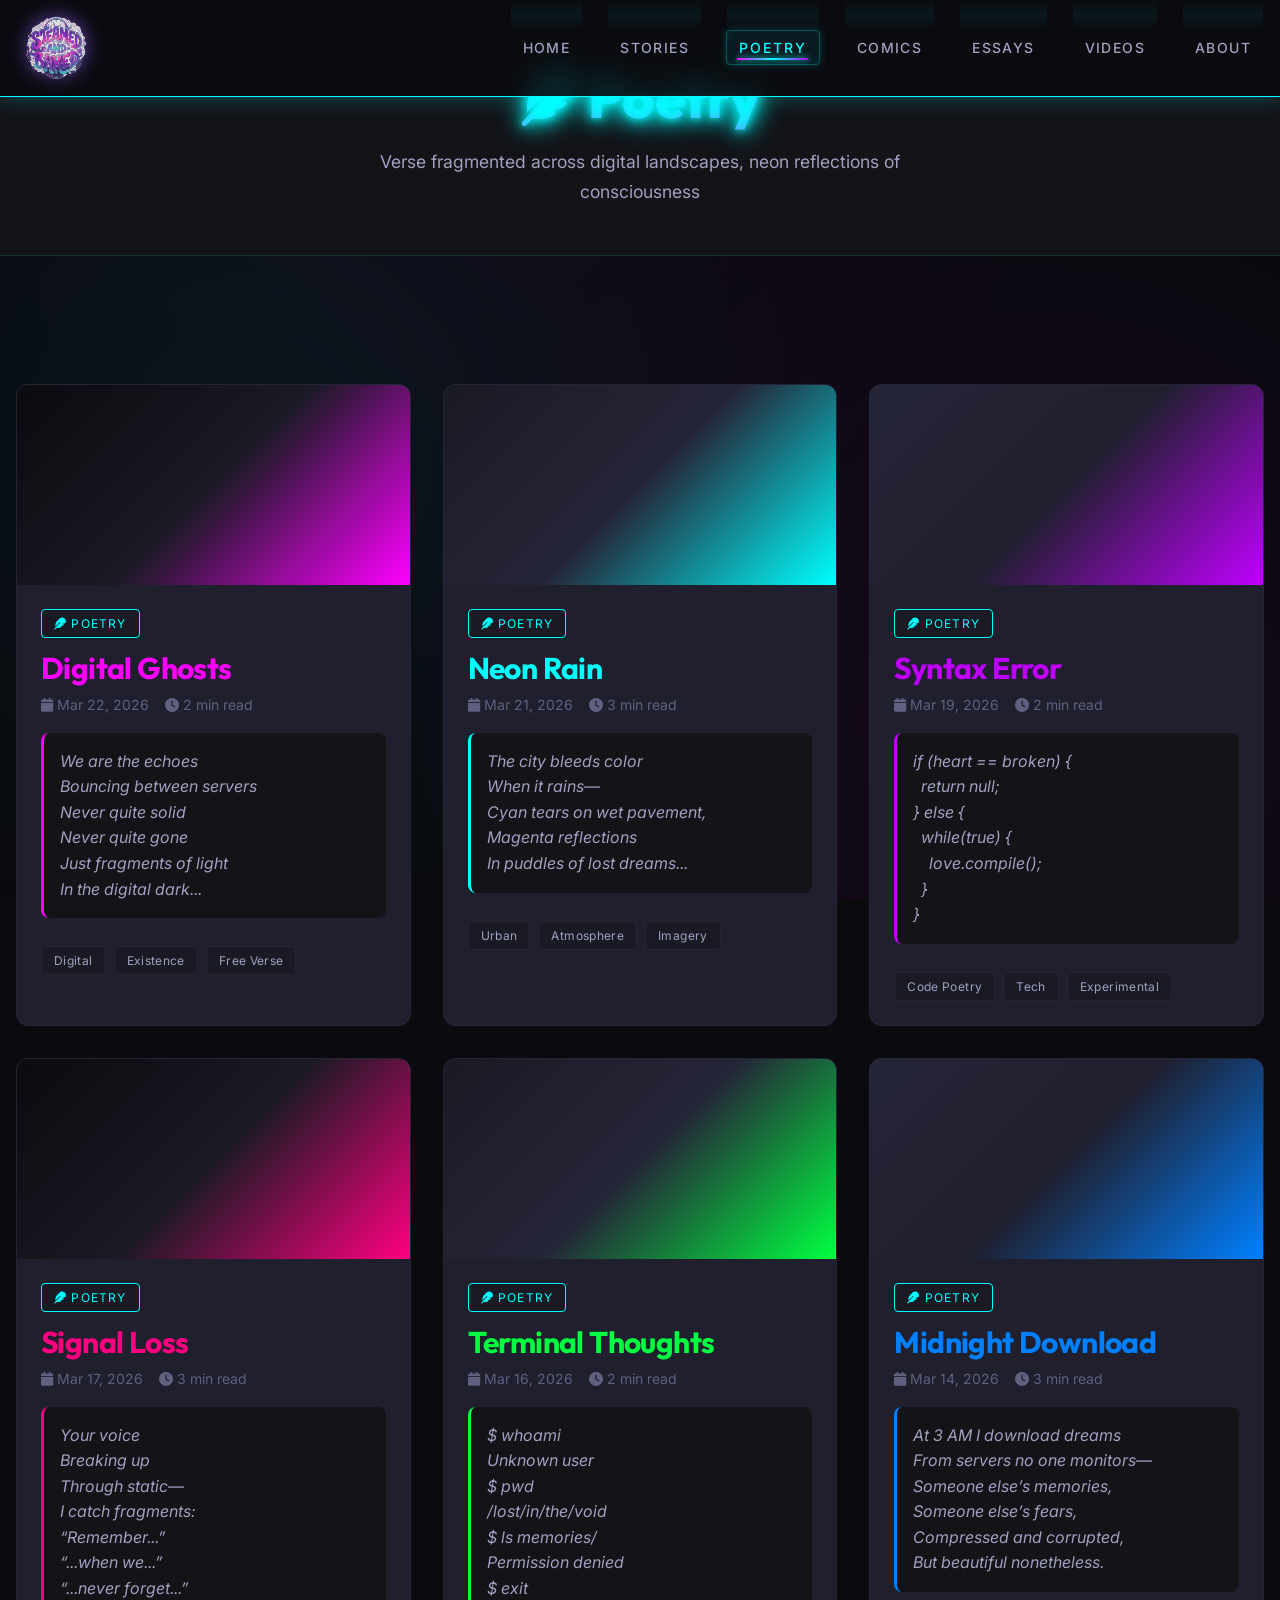
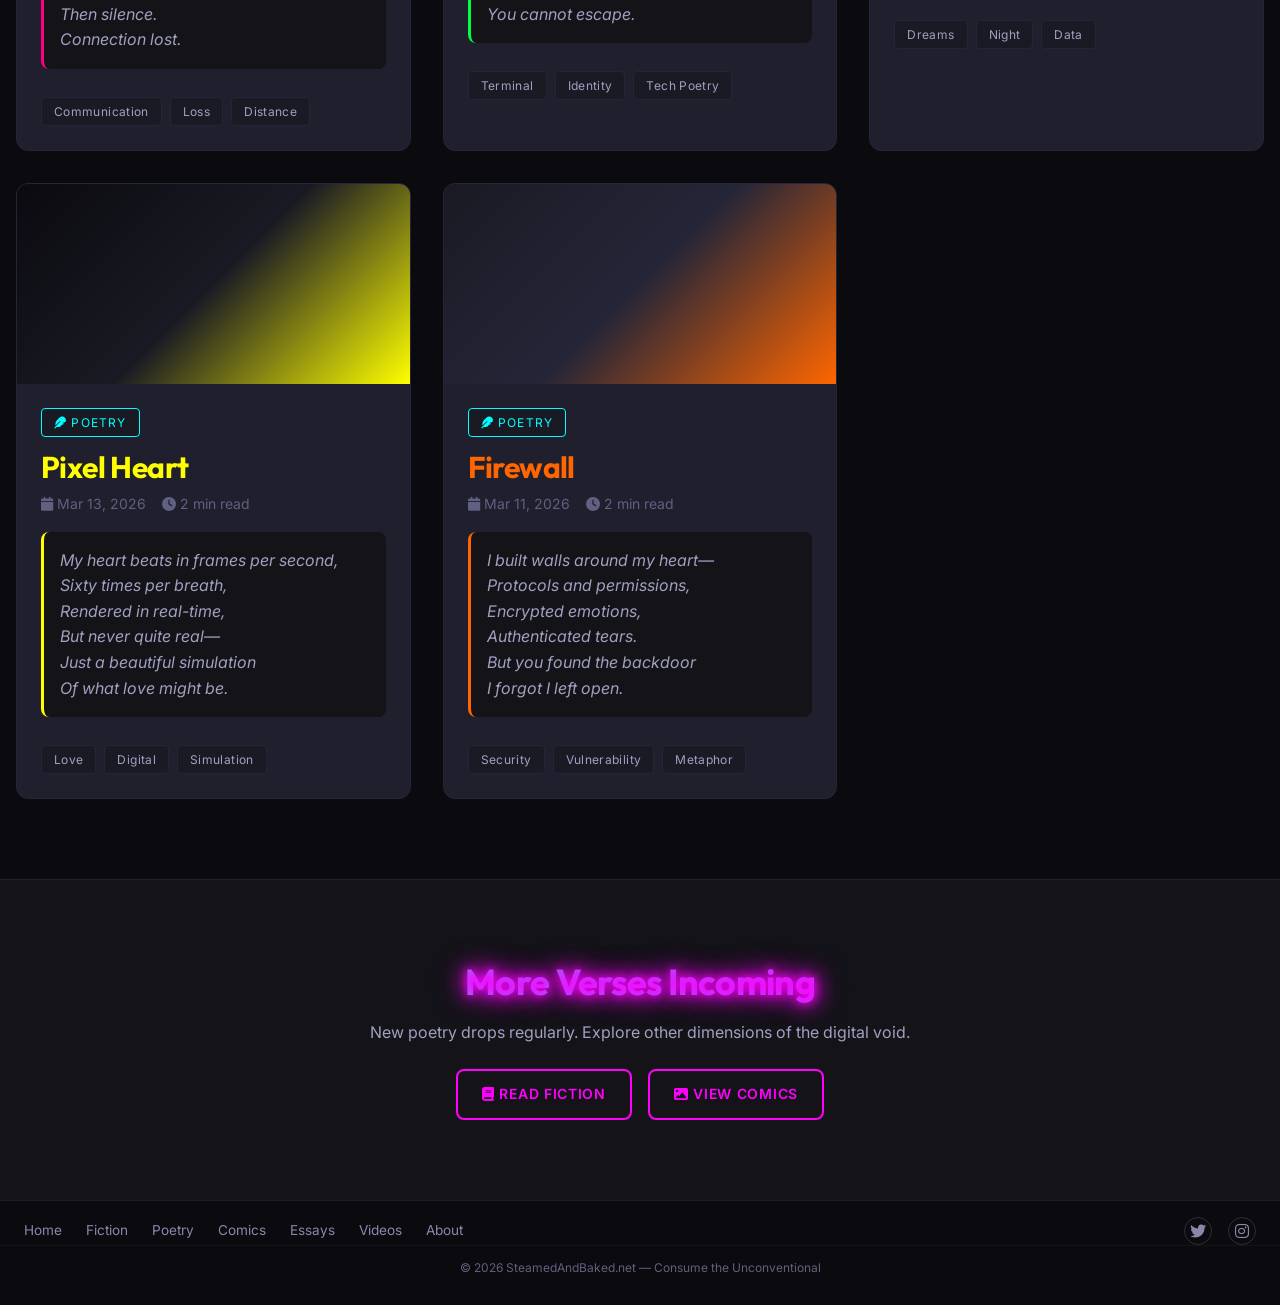
<file: poetry.html>
<!DOCTYPE html>
<html lang="en">
<head>
    <meta charset="UTF-8">
    <meta name="viewport" content="width=device-width, initial-scale=1.0">
    <meta name="description" content="Experimental poetry and verse — SteamedAndBaked. Digital landscapes, neon reflections, and cyberpunk consciousness.">
    <meta name="keywords" content="poetry, verse, experimental poetry, cyberpunk poetry, dark poetry">
    <meta name="robots" content="index, follow">
    <meta name="theme-color" content="#0a0a0f">

    <title>Poetry | SteamedAndBaked</title>

    <!-- Canonical -->
    <link rel="canonical" href="https://steamedandbaked.net/poetry">

    <!-- Favicon -->
    <link rel="icon" type="image/png" sizes="32x32" href="/images/favicon-32.png">
    <link rel="icon" type="image/png" sizes="512x512" href="/images/favicon.png">
    <link rel="apple-touch-icon" href="/images/favicon.png">

    <!-- Cyberpunk Stylesheet -->
    <link rel="stylesheet" href="/css/cyberpunk.css?v=3.1.1">

    <!-- Google Fonts -->
    <link rel="preconnect" href="https://fonts.googleapis.com">
    <link rel="preconnect" href="https://fonts.gstatic.com" crossorigin>
    <link href="https://fonts.googleapis.com/css2?family=Outfit:wght@400;500;600;700;800&family=Inter:wght@300;400;500;600;700&display=swap" rel="stylesheet">

    <!-- Font Awesome 6.4 -->
    <link rel="stylesheet" href="https://cdnjs.cloudflare.com/ajax/libs/font-awesome/6.7.2/css/all.min.css" integrity="sha512-Evv84Mr4kqVGRNSgIGL/F/aIDqQb7xQ2vcrdIwxfjThSH8CSR7PBEakCr51Ck+w+/U6swU2Im1vVX0SVk9ABhg==" crossorigin="anonymous" referrerpolicy="no-referrer">

    <!-- Open Graph -->
    <meta property="og:title" content="Poetry | SteamedAndBaked">
    <meta property="og:description" content="Experimental poetry and verse in a dark cyberpunk aesthetic.">
    <meta property="og:type" content="website">
    <meta property="og:url" content="https://steamedandbaked.net/poetry">
    <meta property="og:image" content="https://steamedandbaked.net/images/brand-overview.png">

    <!-- Twitter Card -->
    <meta name="twitter:card" content="summary_large_image">
    <meta name="twitter:title" content="Poetry | SteamedAndBaked">
    <meta name="twitter:description" content="Experimental poetry and verse in a dark cyberpunk aesthetic.">
    <meta name="twitter:image" content="https://steamedandbaked.net/images/brand-overview.png">
</head>
<body>
    <!-- Navigation -->
    <nav class="navbar" aria-label="Main navigation">
        <div class="nav-container">
            <a href="/" class="logo"><img src="/images/logo-main.png" alt="SteamedAndBaked" class="logo-img" width="160" height="80"></a>
            <button class="nav-toggle" id="nav-toggle" aria-label="Toggle menu" aria-expanded="false" aria-controls="nav-menu">
                <i class="fas fa-bars" aria-hidden="true"></i>
            </button>
            <ul class="nav-menu" id="nav-menu" role="list">
                <li><a href="/" class="nav-link">Home</a></li>
                <li><a href="/fiction.html" class="nav-link">Stories</a></li>
                <li><a href="/poetry.html" class="nav-link active" aria-current="page">Poetry</a></li>
                <li><a href="/comics.html" class="nav-link">Comics</a></li>
                <li><a href="/essays.html" class="nav-link">Essays</a></li>
                <li><a href="/videos.html" class="nav-link">Videos</a></li>
                <li><a href="/about.html" class="nav-link">About</a></li>
            </ul>
        </div>
    </nav>

    <!-- Page Header -->
    <section class="page-header">
        <div class="container">
            <h1 class="page-title text-gradient">
                <i class="fas fa-feather" style="color: var(--neon-magenta);" aria-hidden="true"></i>
                Poetry
            </h1>
            <p class="page-subtitle">
                Verse fragmented across digital landscapes, neon reflections of consciousness
            </p>
        </div>
    </section>

    <!-- Poetry Grid -->
    <main>
        <section class="section" aria-labelledby="poetry-heading">
            <h2 id="poetry-heading" class="sr-only">Poetry Archive</h2>
            <div class="container">
                <div class="content-grid">

                    <!-- Poem 1 -->
                    <article class="content-item">
                        <div class="content-thumbnail" style="background: linear-gradient(135deg, #0a0a0f 0%, #1a1a24 50%, #ff00ff 100%);"></div>
                        <div class="content-body">
                            <span class="content-category"><i class="fas fa-feather" aria-hidden="true"></i> Poetry</span>
                            <h3 style="color: var(--neon-magenta); margin-bottom: var(--space-2);">Digital Ghosts</h3>
                            <p class="card-meta">
                                <span><i class="fas fa-calendar" aria-hidden="true"></i> <time datetime="2026-03-22">Mar 22, 2026</time></span>
                                <span><i class="fas fa-clock" aria-hidden="true"></i> 2 min read</span>
                            </p>
                            <blockquote style="border-left: 3px solid var(--neon-magenta); padding-left: var(--space-4); margin: var(--space-4) 0; color: var(--text-secondary); font-style: italic;">
                                We are the echoes<br>
                                Bouncing between servers<br>
                                Never quite solid<br>
                                Never quite gone<br>
                                Just fragments of light<br>
                                In the digital dark...
                            </blockquote>
                            <div class="content-tags">
                                <span class="tag">Digital</span>
                                <span class="tag">Existence</span>
                                <span class="tag">Free Verse</span>
                            </div>
                        </div>
                    </article>

                    <!-- Poem 2 -->
                    <article class="content-item">
                        <div class="content-thumbnail" style="background: linear-gradient(135deg, #1a1a24 0%, #252538 50%, #00ffff 100%);"></div>
                        <div class="content-body">
                            <span class="content-category"><i class="fas fa-feather" aria-hidden="true"></i> Poetry</span>
                            <h3 style="color: var(--neon-cyan); margin-bottom: var(--space-2);">Neon Rain</h3>
                            <p class="card-meta">
                                <span><i class="fas fa-calendar" aria-hidden="true"></i> <time datetime="2026-03-21">Mar 21, 2026</time></span>
                                <span><i class="fas fa-clock" aria-hidden="true"></i> 3 min read</span>
                            </p>
                            <blockquote style="border-left: 3px solid var(--neon-cyan); padding-left: var(--space-4); margin: var(--space-4) 0; color: var(--text-secondary); font-style: italic;">
                                The city bleeds color<br>
                                When it rains&mdash;<br>
                                Cyan tears on wet pavement,<br>
                                Magenta reflections<br>
                                In puddles of lost dreams...
                            </blockquote>
                            <div class="content-tags">
                                <span class="tag">Urban</span>
                                <span class="tag">Atmosphere</span>
                                <span class="tag">Imagery</span>
                            </div>
                        </div>
                    </article>

                    <!-- Poem 3 -->
                    <article class="content-item">
                        <div class="content-thumbnail" style="background: linear-gradient(135deg, #252538 0%, #1f1f2e 50%, #bf00ff 100%);"></div>
                        <div class="content-body">
                            <span class="content-category"><i class="fas fa-feather" aria-hidden="true"></i> Poetry</span>
                            <h3 style="color: var(--neon-purple); margin-bottom: var(--space-2);">Syntax Error</h3>
                            <p class="card-meta">
                                <span><i class="fas fa-calendar" aria-hidden="true"></i> <time datetime="2026-03-19">Mar 19, 2026</time></span>
                                <span><i class="fas fa-clock" aria-hidden="true"></i> 2 min read</span>
                            </p>
                            <blockquote style="border-left: 3px solid var(--neon-purple); padding-left: var(--space-4); margin: var(--space-4) 0; color: var(--text-secondary); font-style: italic;">
                                if (heart == broken) {<br>
                                &nbsp;&nbsp;return null;<br>
                                } else {<br>
                                &nbsp;&nbsp;while(true) {<br>
                                &nbsp;&nbsp;&nbsp;&nbsp;love.compile();<br>
                                &nbsp;&nbsp;}<br>
                                }
                            </blockquote>
                            <div class="content-tags">
                                <span class="tag">Code Poetry</span>
                                <span class="tag">Tech</span>
                                <span class="tag">Experimental</span>
                            </div>
                        </div>
                    </article>

                    <!-- Poem 4 -->
                    <article class="content-item">
                        <div class="content-thumbnail" style="background: linear-gradient(135deg, #0a0a0f 0%, #1a1a24 50%, #ff0080 100%);"></div>
                        <div class="content-body">
                            <span class="content-category"><i class="fas fa-feather" aria-hidden="true"></i> Poetry</span>
                            <h3 style="color: var(--neon-pink); margin-bottom: var(--space-2);">Signal Loss</h3>
                            <p class="card-meta">
                                <span><i class="fas fa-calendar" aria-hidden="true"></i> <time datetime="2026-03-17">Mar 17, 2026</time></span>
                                <span><i class="fas fa-clock" aria-hidden="true"></i> 3 min read</span>
                            </p>
                            <blockquote style="border-left: 3px solid var(--neon-pink); padding-left: var(--space-4); margin: var(--space-4) 0; color: var(--text-secondary); font-style: italic;">
                                Your voice<br>
                                Breaking up<br>
                                Through static&mdash;<br>
                                I catch fragments:<br>
                                &ldquo;Remember...&rdquo;<br>
                                &ldquo;...when we...&rdquo;<br>
                                &ldquo;...never forget...&rdquo;<br>
                                Then silence.<br>
                                Connection lost.
                            </blockquote>
                            <div class="content-tags">
                                <span class="tag">Communication</span>
                                <span class="tag">Loss</span>
                                <span class="tag">Distance</span>
                            </div>
                        </div>
                    </article>

                    <!-- Poem 5 -->
                    <article class="content-item">
                        <div class="content-thumbnail" style="background: linear-gradient(135deg, #1a1a24 0%, #252538 50%, #00ff41 100%);"></div>
                        <div class="content-body">
                            <span class="content-category"><i class="fas fa-feather" aria-hidden="true"></i> Poetry</span>
                            <h3 style="color: var(--neon-green); margin-bottom: var(--space-2);">Terminal Thoughts</h3>
                            <p class="card-meta">
                                <span><i class="fas fa-calendar" aria-hidden="true"></i> <time datetime="2026-03-16">Mar 16, 2026</time></span>
                                <span><i class="fas fa-clock" aria-hidden="true"></i> 2 min read</span>
                            </p>
                            <blockquote style="border-left: 3px solid var(--neon-green); padding-left: var(--space-4); margin: var(--space-4) 0; color: var(--text-secondary); font-style: italic;">
                                $ whoami<br>
                                Unknown user<br>
                                $ pwd<br>
                                /lost/in/the/void<br>
                                $ ls memories/<br>
                                Permission denied<br>
                                $ exit<br>
                                You cannot escape.
                            </blockquote>
                            <div class="content-tags">
                                <span class="tag">Terminal</span>
                                <span class="tag">Identity</span>
                                <span class="tag">Tech Poetry</span>
                            </div>
                        </div>
                    </article>

                    <!-- Poem 6 -->
                    <article class="content-item">
                        <div class="content-thumbnail" style="background: linear-gradient(135deg, #252538 0%, #1f1f2e 50%, #0080ff 100%);"></div>
                        <div class="content-body">
                            <span class="content-category"><i class="fas fa-feather" aria-hidden="true"></i> Poetry</span>
                            <h3 style="color: var(--neon-blue); margin-bottom: var(--space-2);">Midnight Download</h3>
                            <p class="card-meta">
                                <span><i class="fas fa-calendar" aria-hidden="true"></i> <time datetime="2026-03-14">Mar 14, 2026</time></span>
                                <span><i class="fas fa-clock" aria-hidden="true"></i> 3 min read</span>
                            </p>
                            <blockquote style="border-left: 3px solid var(--neon-blue); padding-left: var(--space-4); margin: var(--space-4) 0; color: var(--text-secondary); font-style: italic;">
                                At 3 AM I download dreams<br>
                                From servers no one monitors&mdash;<br>
                                Someone else&rsquo;s memories,<br>
                                Someone else&rsquo;s fears,<br>
                                Compressed and corrupted,<br>
                                But beautiful nonetheless.
                            </blockquote>
                            <div class="content-tags">
                                <span class="tag">Dreams</span>
                                <span class="tag">Night</span>
                                <span class="tag">Data</span>
                            </div>
                        </div>
                    </article>

                    <!-- Poem 7 -->
                    <article class="content-item">
                        <div class="content-thumbnail" style="background: linear-gradient(135deg, #0a0a0f 0%, #1a1a24 50%, #ffff00 100%);"></div>
                        <div class="content-body">
                            <span class="content-category"><i class="fas fa-feather" aria-hidden="true"></i> Poetry</span>
                            <h3 style="color: var(--neon-yellow); margin-bottom: var(--space-2);">Pixel Heart</h3>
                            <p class="card-meta">
                                <span><i class="fas fa-calendar" aria-hidden="true"></i> <time datetime="2026-03-13">Mar 13, 2026</time></span>
                                <span><i class="fas fa-clock" aria-hidden="true"></i> 2 min read</span>
                            </p>
                            <blockquote style="border-left: 3px solid var(--neon-yellow); padding-left: var(--space-4); margin: var(--space-4) 0; color: var(--text-secondary); font-style: italic;">
                                My heart beats in frames per second,<br>
                                Sixty times per breath,<br>
                                Rendered in real-time,<br>
                                But never quite real&mdash;<br>
                                Just a beautiful simulation<br>
                                Of what love might be.
                            </blockquote>
                            <div class="content-tags">
                                <span class="tag">Love</span>
                                <span class="tag">Digital</span>
                                <span class="tag">Simulation</span>
                            </div>
                        </div>
                    </article>

                    <!-- Poem 8 -->
                    <article class="content-item">
                        <div class="content-thumbnail" style="background: linear-gradient(135deg, #1a1a24 0%, #252538 50%, #ff6600 100%);"></div>
                        <div class="content-body">
                            <span class="content-category"><i class="fas fa-feather" aria-hidden="true"></i> Poetry</span>
                            <h3 style="color: var(--neon-orange); margin-bottom: var(--space-2);">Firewall</h3>
                            <p class="card-meta">
                                <span><i class="fas fa-calendar" aria-hidden="true"></i> <time datetime="2026-03-11">Mar 11, 2026</time></span>
                                <span><i class="fas fa-clock" aria-hidden="true"></i> 2 min read</span>
                            </p>
                            <blockquote style="border-left: 3px solid var(--neon-orange); padding-left: var(--space-4); margin: var(--space-4) 0; color: var(--text-secondary); font-style: italic;">
                                I built walls around my heart&mdash;<br>
                                Protocols and permissions,<br>
                                Encrypted emotions,<br>
                                Authenticated tears.<br>
                                But you found the backdoor<br>
                                I forgot I left open.
                            </blockquote>
                            <div class="content-tags">
                                <span class="tag">Security</span>
                                <span class="tag">Vulnerability</span>
                                <span class="tag">Metaphor</span>
                            </div>
                        </div>
                    </article>

                </div>
            </div>
        </section>

        <!-- Call to Action -->
        <section class="section cta-section">
            <div class="container" style="text-align: center;">
                <h2 class="text-gradient" style="margin-bottom: var(--space-4);">More Verses Incoming</h2>
                <p style="color: var(--text-secondary); margin-bottom: var(--space-6); max-width: 600px; margin-left: auto; margin-right: auto;">
                    New poetry drops regularly. Explore other dimensions of the digital void.
                </p>
                <div style="display: flex; gap: var(--space-4); justify-content: center; flex-wrap: wrap;">
                    <a href="/fiction.html" class="btn btn-secondary">
                        <i class="fas fa-book" aria-hidden="true"></i> Read Fiction
                    </a>
                    <a href="/comics.html" class="btn btn-secondary">
                        <i class="fas fa-image" aria-hidden="true"></i> View Comics
                    </a>
                </div>
            </div>
        </section>
    </main>

    <!-- Footer -->
    <footer class="site-footer">
        <div class="site-footer-inner">
            <nav class="footer-left" aria-label="Footer navigation">
                <a href="/" class="footer-link">Home</a>
                <a href="/fiction.html" class="footer-link">Fiction</a>
                <a href="/poetry.html" class="footer-link">Poetry</a>
                <a href="/comics.html" class="footer-link">Comics</a>
                <a href="/essays.html" class="footer-link">Essays</a>
                <a href="/videos.html" class="footer-link">Videos</a>
                <a href="/about.html" class="footer-link">About</a>
            </nav>
            <div class="footer-right">
                <a href="https://twitter.com" class="footer-social" aria-label="Twitter / X" rel="noopener noreferrer" target="_blank"><i class="fab fa-twitter" aria-hidden="true"></i></a>
                <a href="https://instagram.com" class="footer-social" aria-label="Instagram" rel="noopener noreferrer" target="_blank"><i class="fab fa-instagram" aria-hidden="true"></i></a>
            </div>
        </div>
        <p class="footer-copy">&copy; <span id="current-year">2026</span> SteamedAndBaked.net &mdash; Consume the Unconventional</p>
    </footer>

    <script src="/js/main.js?v=3.1.1"></script>
</body>
</html>
</file>
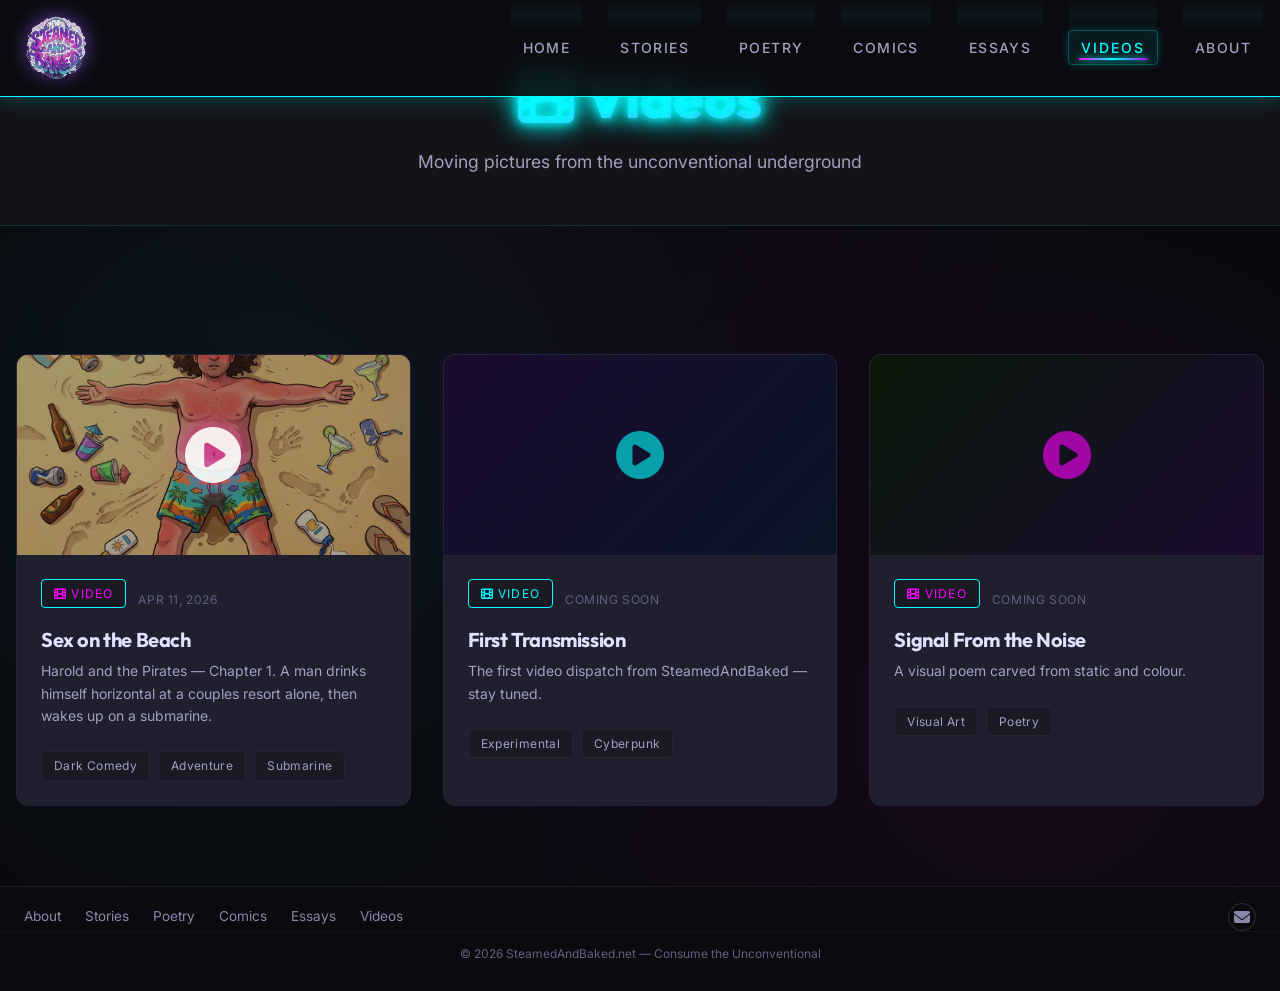
<file: videos.html>
<!DOCTYPE html>
<html lang="en">
<head>
    <meta charset="UTF-8">
    <meta name="viewport" content="width=device-width, initial-scale=1.0">
    <meta name="description" content="Videos — SteamedAndBaked. Experimental video and moving image from the unconventional underground.">
    <meta name="keywords" content="videos, experimental video, cyberpunk, dark art, steamed and baked">
    <meta name="robots" content="index, follow">
    <meta name="theme-color" content="#0a0a0f">

    <title>Videos | SteamedAndBaked</title>

    <!-- Canonical -->
    <link rel="canonical" href="https://steamedandbaked.net/videos">

    <!-- Favicon -->
    <link rel="icon" type="image/png" sizes="32x32" href="/images/favicon-32.png">
    <link rel="icon" type="image/png" sizes="512x512" href="/images/favicon.png">
    <link rel="apple-touch-icon" href="/images/favicon.png">

    <!-- Cyberpunk Stylesheet -->
    <link rel="stylesheet" href="/css/cyberpunk.css?v=3.1.1">

    <!-- Google Fonts -->
    <link rel="preconnect" href="https://fonts.googleapis.com">
    <link rel="preconnect" href="https://fonts.gstatic.com" crossorigin>
    <link href="https://fonts.googleapis.com/css2?family=Outfit:wght@400;500;600;700;800&family=Inter:wght@300;400;500;600;700&display=swap" rel="stylesheet">

    <!-- Font Awesome 6.4 -->
    <link rel="stylesheet" href="https://cdnjs.cloudflare.com/ajax/libs/font-awesome/6.7.2/css/all.min.css" integrity="sha512-Evv84Mr4kqVGRNSgIGL/F/aIDqQb7xQ2vcrdIwxfjThSH8CSR7PBEakCr51Ck+w+/U6swU2Im1vVX0SVk9ABhg==" crossorigin="anonymous" referrerpolicy="no-referrer">

    <!-- Open Graph -->
    <meta property="og:title" content="Videos | SteamedAndBaked">
    <meta property="og:description" content="Experimental video and moving image from the unconventional underground.">
    <meta property="og:type" content="website">
    <meta property="og:url" content="https://steamedandbaked.net/videos">
    <meta property="og:image" content="https://steamedandbaked.net/images/brand-overview.png">

    <!-- Twitter Card -->
    <meta name="twitter:card" content="summary_large_image">
    <meta name="twitter:title" content="Videos | SteamedAndBaked">
    <meta name="twitter:description" content="Experimental video and moving image from the unconventional underground.">
    <meta name="twitter:image" content="https://steamedandbaked.net/images/brand-overview.png">
</head>
<body>
    <!-- Navigation -->
    <nav class="navbar" aria-label="Main navigation">
        <div class="nav-container">
            <a href="/" class="logo"><img src="/images/logo-main.png" alt="SteamedAndBaked" class="logo-img" width="160" height="80"></a>
            <button class="nav-toggle" id="nav-toggle" aria-label="Toggle menu" aria-expanded="false" aria-controls="nav-menu">
                <i class="fas fa-bars" aria-hidden="true"></i>
            </button>
            <ul class="nav-menu" id="nav-menu" role="list">
                <li><a href="/" class="nav-link">Home</a></li>
                <li><a href="/fiction.html" class="nav-link">Stories</a></li>
                <li><a href="/poetry.html" class="nav-link">Poetry</a></li>
                <li><a href="/comics.html" class="nav-link">Comics</a></li>
                <li><a href="/essays.html" class="nav-link">Essays</a></li>
                <li><a href="/videos.html" class="nav-link active" aria-current="page">Videos</a></li>
                <li><a href="/about.html" class="nav-link">About</a></li>
            </ul>
        </div>
    </nav>

    <!-- Page Header -->
    <section class="page-header">
        <div class="container">
            <h1 class="page-title text-gradient">
                <i class="fas fa-film" style="color: var(--neon-cyan);" aria-hidden="true"></i>
                Videos
            </h1>
            <p class="page-subtitle">Moving pictures from the unconventional underground</p>
        </div>
    </section>

    <!-- Videos Grid -->
    <main>
        <section class="section" aria-labelledby="videos-heading">
            <h2 id="videos-heading" class="sr-only">Videos Archive</h2>
            <div class="container">
                <div class="content-grid" id="videos-grid">

                    <!-- Sex on the Beach — Harold and the Pirates Ch. 1 -->
                    <article class="content-item">
                        <a href="/harold-and-the-pirates.html#chapter-video" class="content-thumbnail content-thumbnail--video" aria-label="Watch: Sex on the Beach — Harold and the Pirates Chapter 1" style="display:block; position:relative; overflow:hidden; text-decoration:none;">
                            <img
                                src="/images/harold-beach-passed-out.png"
                                alt="Harold spread-eagle on the beach surrounded by empty bottles and cocktails — poster for Sex on the Beach video"
                                style="width:100%; height:100%; object-fit:cover; display:block;"
                                loading="lazy"
                            >
                            <span style="position:absolute; inset:0; display:flex; align-items:center; justify-content:center; background:rgba(0,0,0,0.35);">
                                <i class="fas fa-play-circle" style="font-size: 3.5rem; color:#ffffff; opacity:0.9; filter: drop-shadow(0 0 12px rgba(255,45,206,0.8));" aria-hidden="true"></i>
                            </span>
                        </a>
                        <div class="content-body">
                            <div class="content-meta">
                                <span class="content-category" style="color: var(--neon-magenta);">
                                    <i class="fas fa-film" aria-hidden="true"></i> Video
                                </span>
                                <span class="content-date"><time datetime="2026-04-11">Apr 11, 2026</time></span>
                            </div>
                            <h3 class="content-title">
                                <a href="/harold-and-the-pirates.html#chapter-video" style="color:inherit; text-decoration:none;">Sex on the Beach</a>
                            </h3>
                            <p class="content-excerpt">Harold and the Pirates &mdash; Chapter 1. A man drinks himself horizontal at a couples resort alone, then wakes up on a submarine.</p>
                            <div class="content-tags">
                                <span class="tag">Dark Comedy</span>
                                <span class="tag">Adventure</span>
                                <span class="tag">Submarine</span>
                            </div>
                        </div>
                    </article>

                    <!-- Placeholder card 1 -->
                    <article class="content-item">
                        <div class="content-thumbnail content-thumbnail--video" style="background: linear-gradient(135deg, #1a0a2e 0%, #0a1628 100%); display: flex; align-items: center; justify-content: center;" role="img" aria-label="First Transmission video placeholder">
                            <i class="fas fa-play-circle" style="font-size: 3rem; color: var(--neon-cyan); opacity: 0.6;" aria-hidden="true"></i>
                        </div>
                        <div class="content-body">
                            <div class="content-meta">
                                <span class="content-category" style="color: var(--neon-cyan);">
                                    <i class="fas fa-film" aria-hidden="true"></i> Video
                                </span>
                                <span class="content-date">Coming Soon</span>
                            </div>
                            <h3 class="content-title">First Transmission</h3>
                            <p class="content-excerpt">The first video dispatch from SteamedAndBaked &mdash; stay tuned.</p>
                            <div class="content-tags">
                                <span class="tag">Experimental</span>
                                <span class="tag">Cyberpunk</span>
                            </div>
                        </div>
                    </article>

                    <!-- Placeholder card 2 -->
                    <article class="content-item">
                        <div class="content-thumbnail content-thumbnail--video" style="background: linear-gradient(135deg, #0a1a0a 0%, #1a0a2e 100%); display: flex; align-items: center; justify-content: center;" role="img" aria-label="Signal From the Noise video placeholder">
                            <i class="fas fa-play-circle" style="font-size: 3rem; color: var(--neon-magenta); opacity: 0.6;" aria-hidden="true"></i>
                        </div>
                        <div class="content-body">
                            <div class="content-meta">
                                <span class="content-category" style="color: var(--neon-magenta);">
                                    <i class="fas fa-film" aria-hidden="true"></i> Video
                                </span>
                                <span class="content-date">Coming Soon</span>
                            </div>
                            <h3 class="content-title">Signal From the Noise</h3>
                            <p class="content-excerpt">A visual poem carved from static and colour.</p>
                            <div class="content-tags">
                                <span class="tag">Visual Art</span>
                                <span class="tag">Poetry</span>
                            </div>
                        </div>
                    </article>

                </div>
            </div>
        </section>
    </main>

    <!-- Footer -->
    <footer class="site-footer">
        <div class="site-footer-inner">
            <nav class="footer-left" aria-label="Footer navigation">
                <a href="/about.html" class="footer-link">About</a>
                <a href="/fiction.html" class="footer-link">Stories</a>
                <a href="/poetry.html" class="footer-link">Poetry</a>
                <a href="/comics.html" class="footer-link">Comics</a>
                <a href="/essays.html" class="footer-link">Essays</a>
                <a href="/videos.html" class="footer-link">Videos</a>
            </nav>
            <div class="footer-right">
                <a href="mailto:contact@steamedandbaked.net" class="footer-social" aria-label="Email us"><i class="fas fa-envelope" aria-hidden="true"></i></a>
            </div>
        </div>
        <p class="footer-copy">&copy; <span id="current-year">2026</span> SteamedAndBaked.net &mdash; Consume the Unconventional</p>
    </footer>

    <script src="/js/main.js?v=3.1.1"></script>
</body>
</html>
</file>
<file: css/cyberpunk.css>
/*
 * SteamedAndBaked.net v3.1 - Cyberpunk Aesthetic
 * Dark Psychedelic Neon Design System
 */

:root {
    /* CYBERPUNK COLOR PALETTE - Neon & Dark */
    --neon-cyan: #00ffff;
    --neon-magenta: #ff00ff;
    --neon-pink: #ff0080;
    --neon-green: #00ff41;
    --neon-purple: #bf00ff;
    --neon-blue: #0080ff;
    --neon-orange: #ff6600;
    --neon-yellow: #ffff00;
    
    /* Primary Brand Colors */
    --primary: var(--neon-cyan);
    --secondary: var(--neon-magenta);
    --accent: var(--neon-pink);
    
    /* Dark Background Layers */
    --bg-primary: #0a0a0f;
    --bg-secondary: #131318;
    --bg-tertiary: #1a1a24;
    --bg-card: #1f1f2e;
    --bg-elevated: #252538;
    
    /* Text Colors */
    --text-primary: #e0e0ff;
    --text-secondary: #a0a0c0;
    --text-muted: #606080;
    --text-highlight: var(--neon-cyan);
    
    /* Neon Glow Effects */
    --glow-cyan: 0 0 10px var(--neon-cyan), 0 0 20px var(--neon-cyan), 0 0 30px var(--neon-cyan);
    --glow-magenta: 0 0 10px var(--neon-magenta), 0 0 20px var(--neon-magenta), 0 0 30px var(--neon-magenta);
    --glow-pink: 0 0 10px var(--neon-pink), 0 0 20px var(--neon-pink);
    --glow-purple: 0 0 10px var(--neon-purple), 0 0 20px var(--neon-purple);
    
    /* Typography */
    --font-primary: 'Inter', 'Segoe UI', system-ui, sans-serif;
    --font-heading: 'Outfit', 'Space Grotesk', 'Orbitron', monospace;
    --font-mono: 'Fira Code', 'Courier New', monospace;
    
    /* Font Sizes */
    --text-xs: 0.75rem;
    --text-sm: 0.875rem;
    --text-base: 1rem;
    --text-lg: 1.125rem;
    --text-xl: 1.25rem;
    --text-2xl: 1.5rem;
    --text-3xl: 1.875rem;
    --text-4xl: 2.25rem;
    --text-5xl: 3rem;
    --text-6xl: 3.75rem;
    
    /* Spacing */
    --space-1: 0.25rem;
    --space-2: 0.5rem;
    --space-3: 0.75rem;
    --space-4: 1rem;
    --space-6: 1.5rem;
    --space-8: 2rem;
    --space-12: 3rem;
    --space-16: 4rem;
    --space-20: 5rem;
    
    /* Border & Effects */
    --radius-sm: 0.25rem;
    --radius-md: 0.5rem;
    --radius-lg: 0.75rem;
    --border-neon: 2px solid var(--primary);
    
    /* Animations */
    --transition-fast: 150ms ease;
    --transition-base: 300ms ease;
    --transition-slow: 500ms ease;
    
    /* Z-index */
    --z-base: 1;
    --z-dropdown: 1000;
    --z-sticky: 1020;
    --z-fixed: 1030;
    --z-modal: 1050;
}

/* ========================================
   RESET & BASE STYLES
   ======================================== */

*, *::before, *::after {
    box-sizing: border-box;
    margin: 0;
    padding: 0;
}

html {
    font-size: 16px;
    scroll-behavior: smooth;
    -webkit-font-smoothing: antialiased;
    -moz-osx-font-smoothing: grayscale;
}

body {
    font-family: var(--font-primary);
    font-size: var(--text-base);
    line-height: 1.6;
    color: var(--text-primary);
    background: var(--bg-primary);
    overflow-x: hidden;
    position: relative;
}

/* Animated background effect */
body::before {
    content: '';
    position: fixed;
    top: 0;
    left: 0;
    width: 100%;
    height: 100%;
    background: 
        radial-gradient(circle at 20% 50%, rgba(0, 255, 255, 0.05) 0%, transparent 50%),
        radial-gradient(circle at 80% 80%, rgba(255, 0, 255, 0.05) 0%, transparent 50%),
        radial-gradient(circle at 40% 20%, rgba(191, 0, 255, 0.03) 0%, transparent 50%);
    z-index: -1;
    animation: pulse 15s ease-in-out infinite;
}

@keyframes pulse {
    0%, 100% { opacity: 0.3; }
    50% { opacity: 0.6; }
}

/* ========================================
   TYPOGRAPHY
   ======================================== */

h1, h2, h3, h4, h5, h6 {
    font-family: var(--font-heading);
    font-weight: 700;
    line-height: 1.2;
    margin-bottom: var(--space-4);
    letter-spacing: -0.02em;
    color: var(--text-primary);
}

h1 {
    font-size: var(--text-5xl);
    text-shadow: var(--glow-cyan);
}

h2 {
    font-size: var(--text-4xl);
    color: var(--neon-magenta);
    text-shadow: var(--glow-magenta);
}

h3 { font-size: var(--text-3xl); }
h4 { font-size: var(--text-2xl); }
h5 { font-size: var(--text-xl); }
h6 { font-size: var(--text-lg); }

p {
    margin-bottom: var(--space-4);
    color: var(--text-secondary);
}

a {
    color: var(--primary);
    text-decoration: none;
    transition: all var(--transition-fast);
    position: relative;
}

a:hover {
    color: var(--neon-magenta);
    text-shadow: var(--glow-cyan);
}

a::after {
    content: '';
    position: absolute;
    bottom: -2px;
    left: 0;
    width: 0;
    height: 2px;
    background: linear-gradient(90deg, var(--neon-cyan), var(--neon-magenta));
    transition: width var(--transition-base);
}

a:hover::after {
    width: 100%;
}

code, pre {
    font-family: var(--font-mono);
    background: var(--bg-tertiary);
    border: 1px solid var(--primary);
    border-radius: var(--radius-sm);
}

code {
    padding: 0.2em 0.4em;
    font-size: 0.9em;
    color: var(--neon-green);
}

pre {
    padding: var(--space-4);
    overflow-x: auto;
    box-shadow: var(--glow-cyan);
}

blockquote {
    border-left: 4px solid var(--neon-magenta);
    /* padding-left is superseded by the shorthand padding below */
    margin: var(--space-6) 0;
    font-style: italic;
    color: var(--text-secondary);
    background: var(--bg-secondary);
    padding: var(--space-4);
    border-radius: var(--radius-md);
}

/* ========================================
   LAYOUT
   ======================================== */

.container {
    width: 100%;
    max-width: 1400px;
    margin: 0 auto;
    padding: 0 var(--space-4);
}

.container-narrow {
    max-width: 900px;
}

.section {
    padding: var(--space-20) 0;
}

.grid {
    display: grid;
    gap: var(--space-6);
}

.grid-2 { grid-template-columns: repeat(auto-fit, minmax(300px, 1fr)); }
.grid-3 { grid-template-columns: repeat(auto-fit, minmax(250px, 1fr)); }
.grid-4 { grid-template-columns: repeat(auto-fit, minmax(200px, 1fr)); }

/* ========================================
   NAVIGATION
   ======================================== */

.navbar {
    position: fixed;
    top: 0;
    left: 0;
    right: 0;
    z-index: var(--z-fixed);
    background: rgba(10, 10, 15, 0.9);
    backdrop-filter: blur(10px);
    border-bottom: 1px solid var(--primary);
    box-shadow: 0 0 20px rgba(0, 255, 255, 0.3);
}

.nav-container {
    display: flex;
    justify-content: space-between;
    align-items: center;
    padding: var(--space-2) var(--space-4);
    max-width: 1400px;
    margin: 0 auto;
}

.logo {
    display: flex;
    align-items: center;
    text-decoration: none;
}

.logo-img {
    height: 80px;
    width: auto;
    background: transparent;
    transition: transform var(--transition-base), filter var(--transition-base), opacity var(--transition-base);
    filter: drop-shadow(0 0 10px rgba(139, 92, 246, 0.7));
    opacity: 0.92;
}

.logo-img:hover {
    transform: scale(1.08);
    filter: drop-shadow(0 0 18px rgba(139, 92, 246, 1)) drop-shadow(0 0 8px rgba(236, 72, 153, 0.7));
    opacity: 1;
}

.nav-menu {
    display: flex;
    gap: var(--space-6);
    list-style: none;
}

.nav-link {
    color: var(--text-secondary);
    font-weight: 500;
    padding: var(--space-2) var(--space-3);
    border-radius: var(--radius-sm);
    text-transform: uppercase;
    font-size: var(--text-sm);
    letter-spacing: 0.1em;
    position: relative;
    overflow: hidden;
    border: 1px solid transparent;
    transition:
        color 0.25s ease,
        background 0.25s ease,
        border-color 0.25s ease,
        box-shadow 0.25s ease,
        transform 0.2s ease,
        letter-spacing 0.25s ease;
}

/* Sliding underline bar */
.nav-link::after {
    content: '';
    position: absolute;
    bottom: 4px;
    left: 50%;
    transform: translateX(-50%) scaleX(0);
    width: calc(100% - 1.2rem);
    height: 2px;
    background: linear-gradient(90deg, var(--neon-magenta), var(--neon-cyan), var(--neon-purple));
    border-radius: 2px;
    transition: transform 0.25s ease;
    box-shadow: 0 0 6px var(--neon-cyan);
}

.nav-link:hover::after,
.nav-link.active::after {
    transform: translateX(-50%) scaleX(1);
}

/* Scanline flash on hover */
.nav-link::before {
    content: '';
    position: absolute;
    inset: 0;
    background: linear-gradient(
        to bottom,
        transparent 0%,
        rgba(0, 255, 255, 0.06) 50%,
        transparent 100%
    );
    transform: translateY(-100%);
    transition: transform 0.3s ease;
    pointer-events: none;
}

.nav-link:hover::before {
    transform: translateY(0);
}

.nav-link:hover,
.nav-link.active {
    color: var(--neon-cyan);
    background: rgba(0, 255, 255, 0.07);
    border-color: rgba(0, 255, 255, 0.25);
    box-shadow:
        0 0 10px rgba(0, 255, 255, 0.2),
        inset 0 0 8px rgba(0, 255, 255, 0.05);
    transform: translateY(-2px);
    letter-spacing: 0.14em;
}

/* Per-item neon color accents on hover
   Homepage nav uses pipe <li> separators so real positions are odd: 1,3,5,7,9,11
   Inner pages have no pipes so positions are: 1,2,3,4,5,6,7
   Both sets are listed so all pages are covered. */

/* — Homepage (with pipes): Stories=1, Poetry=3, Comics=5, Essays=7, Videos=9, About=11 — */
.nav-menu li:nth-child(1)  .nav-link:hover { color: var(--neon-cyan);    border-color: rgba(0,255,255,0.35);    box-shadow: 0 0 12px rgba(0,255,255,0.35),    inset 0 0 8px rgba(0,255,255,0.06); }
.nav-menu li:nth-child(3)  .nav-link:hover { color: var(--neon-magenta); border-color: rgba(255,0,255,0.35);    box-shadow: 0 0 12px rgba(255,0,255,0.35),   inset 0 0 8px rgba(255,0,255,0.06); }
.nav-menu li:nth-child(5)  .nav-link:hover { color: var(--neon-pink);    border-color: rgba(255,0,128,0.35);    box-shadow: 0 0 12px rgba(255,0,128,0.35),   inset 0 0 8px rgba(255,0,128,0.06); }
.nav-menu li:nth-child(7)  .nav-link:hover { color: var(--neon-purple);  border-color: rgba(191,0,255,0.35);    box-shadow: 0 0 12px rgba(191,0,255,0.35),   inset 0 0 8px rgba(191,0,255,0.06); }
.nav-menu li:nth-child(9)  .nav-link:hover { color: var(--neon-green);   border-color: rgba(0,255,65,0.35);     box-shadow: 0 0 12px rgba(0,255,65,0.35),    inset 0 0 8px rgba(0,255,65,0.06);  }
.nav-menu li:nth-child(11) .nav-link:hover { color: var(--neon-orange);  border-color: rgba(255,102,0,0.35);    box-shadow: 0 0 12px rgba(255,102,0,0.35),   inset 0 0 8px rgba(255,102,0,0.06); }

/* — Inner pages (no pipes): Home=1, Stories=2, Poetry=3, Comics=4, Essays=5, Videos=6, About=7 — */
.nav-menu li:nth-child(2)  .nav-link:hover { color: var(--neon-magenta); border-color: rgba(255,0,255,0.35);    box-shadow: 0 0 12px rgba(255,0,255,0.35),   inset 0 0 8px rgba(255,0,255,0.06); }
.nav-menu li:nth-child(4)  .nav-link:hover { color: var(--neon-pink);    border-color: rgba(255,0,128,0.35);    box-shadow: 0 0 12px rgba(255,0,128,0.35),   inset 0 0 8px rgba(255,0,128,0.06); }
.nav-menu li:nth-child(6)  .nav-link:hover { color: var(--neon-blue);    border-color: rgba(0,128,255,0.35);    box-shadow: 0 0 12px rgba(0,128,255,0.35),   inset 0 0 8px rgba(0,128,255,0.06); }
/* child(7) already covered above for inner-page About, child(9)/child(11) cover homepage Videos/About */

/* Mobile nav toggle */
.nav-toggle {
    display: none;
    background: none;
    border: 2px solid var(--primary);
    color: var(--primary);
    font-size: var(--text-xl);
    padding: var(--space-2);
    cursor: pointer;
    border-radius: var(--radius-sm);
    transition: all var(--transition-fast);
}

.nav-toggle:hover {
    box-shadow: var(--glow-cyan);
}

@media (max-width: 768px) {
    .logo-img {
        height: 60px;
    }

    .nav-toggle {
        display: block;
    }
    
    .nav-menu {
        position: absolute;
        top: 100%;
        left: 0;
        right: 0;
        background: var(--bg-primary);
        flex-direction: column;
        padding: var(--space-4);
        border-top: 1px solid var(--primary);
        display: none;
    }
    
    .nav-menu.active {
        display: flex;
    }
}

/* ========================================
   HERO SECTION
   ======================================== */

.hero {
    min-height: 100vh;
    display: flex;
    align-items: center;
    justify-content: center;
    text-align: center;
    position: relative;
    padding: var(--space-20) 0;
    margin-top: 60px;
}

.hero::before {
    content: '';
    position: absolute;
    top: 50%;
    left: 50%;
    transform: translate(-50%, -50%);
    width: 80%;
    height: 80%;
    background: radial-gradient(circle, rgba(0, 255, 255, 0.1) 0%, transparent 70%);
    animation: heroGlow 8s ease-in-out infinite;
}

@keyframes heroGlow {
    0%, 100% { opacity: 0.3; transform: translate(-50%, -50%) scale(1); }
    50% { opacity: 0.6; transform: translate(-50%, -50%) scale(1.1); }
}

.hero-content {
    position: relative;
    z-index: 1;
}

.hero-title {
    font-size: clamp(2.5rem, 8vw, 6rem);
    margin-bottom: var(--space-6);
    background: linear-gradient(135deg, var(--neon-cyan), var(--neon-magenta), var(--neon-purple));
    -webkit-background-clip: text;
    -webkit-text-fill-color: transparent;
    background-clip: text;
    animation: shimmer 3s linear infinite;
    background-size: 200% 200%;
}

@keyframes shimmer {
    0% { background-position: 0% 50%; }
    50% { background-position: 100% 50%; }
    100% { background-position: 0% 50%; }
}

.hero-subtitle {
    font-size: var(--text-xl);
    color: var(--text-secondary);
    margin-bottom: var(--space-8);
    max-width: 600px;
    margin-left: auto;
    margin-right: auto;
}

/* ========================================
   BUTTONS
   ======================================== */

.btn {
    display: inline-block;
    padding: var(--space-3) var(--space-6);
    font-weight: 600;
    text-align: center;
    border: 2px solid var(--primary);
    border-radius: var(--radius-md);
    cursor: pointer;
    transition: all var(--transition-base);
    text-transform: uppercase;
    letter-spacing: 0.05em;
    font-size: var(--text-sm);
    background: transparent;
    color: var(--primary);
    position: relative;
    overflow: hidden;
}

.btn::before {
    content: '';
    position: absolute;
    top: 0;
    left: -100%;
    width: 100%;
    height: 100%;
    background: linear-gradient(90deg, transparent, var(--primary), transparent);
    transition: left var(--transition-slow);
}

.btn:hover::before {
    left: 100%;
}

.btn:hover {
    box-shadow: var(--glow-cyan);
    transform: translateY(-2px);
    color: var(--text-primary);
}

.btn::after {
    display: none;
}

.btn-primary {
    background: var(--primary);
    color: var(--bg-primary);
}

.btn-primary:hover {
    background: var(--neon-magenta);
    border-color: var(--neon-magenta);
    box-shadow: var(--glow-magenta);
    color: var(--bg-primary);
}

.btn-secondary {
    border-color: var(--neon-magenta);
    color: var(--neon-magenta);
}

.btn-secondary:hover {
    background: var(--neon-magenta);
    color: var(--bg-primary);
    box-shadow: var(--glow-magenta);
}

.btn-ghost {
    border-color: var(--text-secondary);
    color: var(--text-secondary);
}

.btn-ghost:hover {
    border-color: var(--primary);
    color: var(--primary);
}

/* ========================================
   CARDS
   ======================================== */

.card {
    background: var(--bg-card);
    border: 1px solid var(--primary);
    border-radius: var(--radius-lg);
    padding: var(--space-6);
    transition: all var(--transition-base);
    position: relative;
    overflow: hidden;
}

.card::before {
    content: '';
    position: absolute;
    top: -2px;
    left: -2px;
    right: -2px;
    bottom: -2px;
    background: linear-gradient(45deg, var(--neon-cyan), var(--neon-magenta), var(--neon-purple), var(--neon-cyan));
    border-radius: var(--radius-lg);
    z-index: -1;
    opacity: 0;
    transition: opacity var(--transition-base);
    background-size: 300% 300%;
    animation: borderGlow 6s linear infinite;
}

@keyframes borderGlow {
    0% { background-position: 0% 50%; }
    50% { background-position: 100% 50%; }
    100% { background-position: 0% 50%; }
}

.card:hover {
    transform: translateY(-5px);
    box-shadow: 0 20px 40px rgba(0, 255, 255, 0.3);
}

.card:hover::before {
    opacity: 1;
}

.card-title {
    font-size: var(--text-2xl);
    margin-bottom: var(--space-3);
    color: var(--primary);
}

.card-meta {
    display: flex;
    gap: var(--space-4);
    font-size: var(--text-sm);
    color: var(--text-muted);
    margin-bottom: var(--space-4);
}

.card-content {
    color: var(--text-secondary);
}

/* ========================================
   CONTENT DISPLAY
   ======================================== */

.content-grid {
    display: grid;
    grid-template-columns: repeat(auto-fill, minmax(350px, 1fr));
    gap: var(--space-8);
    margin-top: var(--space-12);
}

.content-item {
    background: var(--bg-card);
    border: 1px solid var(--bg-elevated);
    border-radius: var(--radius-lg);
    overflow: hidden;
    transition: all var(--transition-base);
    cursor: pointer;
}

.content-item:hover {
    border-color: var(--primary);
    transform: translateY(-5px);
    box-shadow: 0 10px 30px rgba(0, 255, 255, 0.2);
}

.content-thumbnail {
    width: 100%;
    height: 200px;
    object-fit: cover;
    background: linear-gradient(135deg, var(--bg-tertiary), var(--bg-elevated));
}

.content-body {
    padding: var(--space-6);
}

.content-category {
    display: inline-block;
    padding: var(--space-1) var(--space-3);
    background: var(--bg-tertiary);
    color: var(--primary);
    font-size: var(--text-xs);
    text-transform: uppercase;
    letter-spacing: 0.1em;
    border-radius: var(--radius-sm);
    border: 1px solid var(--primary);
    margin-bottom: var(--space-3);
}

/* ========================================
   GLITCH EFFECT
   ======================================== */

.glitch {
    position: relative;
    animation: glitch 2s infinite;
}

.glitch::before,
.glitch::after {
    content: attr(data-text);
    position: absolute;
    top: 0;
    left: 0;
    width: 100%;
    height: 100%;
}

.glitch::before {
    left: 2px;
    text-shadow: -2px 0 var(--neon-magenta);
    clip-path: inset(44px 0 calc(100% - 56px) 0);
    animation: glitch-anim 3s infinite linear alternate-reverse;
}

.glitch::after {
    left: -2px;
    text-shadow: -2px 0 var(--neon-cyan);
    clip-path: inset(44px 0 calc(100% - 56px) 0);
    animation: glitch-anim 2s infinite linear alternate-reverse;
}

@keyframes glitch-anim {
    0%   { clip-path: inset(10px 0 calc(100% - 98px) 0); }
    20%  { clip-path: inset(85px 0 calc(100% - 12px) 0); }
    40%  { clip-path: inset(28px 0 calc(100% - 52px) 0); }
    60%  { clip-path: inset(91px 0 calc(100% - 34px) 0); }
    80%  { clip-path: inset(65px 0 calc(100% - 77px) 0); }
    100% { clip-path: inset(42px 0 calc(100% - 19px) 0); }
}

/* ========================================
   FOOTER
   ======================================== */

.footer {
    background: var(--bg-secondary);
    border-top: 1px solid var(--primary);
    padding: var(--space-12) 0 var(--space-6);
    margin-top: var(--space-20);
}

.footer-grid {
    display: grid;
    grid-template-columns: repeat(auto-fit, minmax(250px, 1fr));
    gap: var(--space-8);
    margin-bottom: var(--space-8);
}

.footer-section h4 {
    color: var(--primary);
    margin-bottom: var(--space-4);
    font-size: var(--text-lg);
}

.footer-links {
    list-style: none;
}

.footer-links li {
    margin-bottom: var(--space-2);
}

.footer-links a {
    color: var(--text-secondary);
    transition: color var(--transition-fast);
}

.footer-links a:hover {
    color: var(--primary);
}

.footer-bottom {
    text-align: center;
    padding-top: var(--space-6);
    border-top: 1px solid var(--bg-elevated);
    color: var(--text-muted);
    font-size: var(--text-sm);
}

/* ========================================
   UTILITIES
   ======================================== */

.text-center { text-align: center; }
.text-gradient {
    background: linear-gradient(135deg, var(--neon-cyan), var(--neon-magenta));
    -webkit-background-clip: text;
    -webkit-text-fill-color: transparent;
    background-clip: text;
}

.neon-text {
    color: var(--primary);
    text-shadow: var(--glow-cyan);
}

.mt-4 { margin-top: var(--space-4); }
.mb-4 { margin-bottom: var(--space-4); }
.mt-8 { margin-top: var(--space-8); }
.mb-8 { margin-bottom: var(--space-8); }

/* ========================================
   ANIMATIONS
   ======================================== */

@keyframes fadeIn {
    from { opacity: 0; transform: translateY(20px); }
    to { opacity: 1; transform: translateY(0); }
}

@keyframes slideIn {
    from { transform: translateX(-100%); }
    to { transform: translateX(0); }
}

.fade-in {
    animation: fadeIn 0.6s ease forwards;
}

.slide-in {
    animation: slideIn 0.6s ease forwards;
}

/* Scrollbar Styling */
::-webkit-scrollbar {
    width: 10px;
}

::-webkit-scrollbar-track {
    background: var(--bg-secondary);
}

::-webkit-scrollbar-thumb {
    background: var(--primary);
    border-radius: var(--radius-sm);
}

::-webkit-scrollbar-thumb:hover {
    background: var(--neon-magenta);
}

/* Selection */
::selection {
    background: var(--primary);
    color: var(--bg-primary);
}

/* ========================================
   NEW LAYOUT: SITE HEADER
   ======================================== */

.site-header {
    background: var(--bg-primary);
    display: flex;
    flex-direction: column;
    align-items: center;
    padding: var(--space-6) var(--space-4) 0;
    position: relative;
    z-index: var(--z-fixed);
}

.header-logo {
    display: flex;
    justify-content: center;
    margin-bottom: var(--space-2);
}

.header-logo a {
    display: inline-block;
}

.header-logo a::after { display: none; }

.header-logo .logo-img {
    height: 160px;
    width: auto;
    filter: drop-shadow(0 0 18px rgba(139, 92, 246, 0.8));
    transition: transform var(--transition-base), filter var(--transition-base);
}

.header-logo .logo-img:hover {
    transform: scale(1.05);
    filter: drop-shadow(0 0 28px rgba(139, 92, 246, 1)) drop-shadow(0 0 12px rgba(236, 72, 153, 0.7));
}

/* ========================================
   NEW LAYOUT: SITE NAV (centered, pipes)
   ======================================== */

.site-nav {
    width: 100%;
    display: flex;
    justify-content: center;
    padding: var(--space-3) 0 var(--space-4);
    border-bottom: 1px solid rgba(255,255,255,0.08);
}

.site-nav .nav-menu {
    display: flex;
    align-items: center;
    gap: 0;
    list-style: none;
    flex-wrap: wrap;
    justify-content: center;
}

.site-nav .nav-link {
    font-family: 'Outfit', var(--font-primary);
    font-size: 1rem;
    font-weight: 500;
    color: #c8c8e0;
    padding: var(--space-1) var(--space-6);
    letter-spacing: 0.03em;
    text-transform: none;
    transition: color var(--transition-fast);
    border-radius: 0;
    background: none;
}

.site-nav .nav-link:hover,
.site-nav .nav-link.active {
    color: #ffffff;
    background: none;
    box-shadow: none;
    text-shadow: 0 0 10px rgba(255,255,255,0.4);
}

.site-nav .nav-link::after { display: none; }

.nav-pipe {
    color: rgba(255,255,255,0.25);
    font-size: 1.1rem;
    user-select: none;
    list-style: none;
}

.site-nav .nav-toggle {
    display: none;
    background: none;
    border: 1px solid rgba(255,255,255,0.3);
    color: #c8c8e0;
    font-size: var(--text-xl);
    padding: var(--space-2) var(--space-3);
    cursor: pointer;
    border-radius: var(--radius-sm);
    margin-right: var(--space-4);
}

/* ========================================
   NEW LAYOUT: HERO BANNER
   ======================================== */

/* Hero banner keyframes */
@keyframes heroPan {
    0%   { transform: scale(1.08) translateX(0px) translateY(0px); }
    25%  { transform: scale(1.10) translateX(-18px) translateY(-6px); }
    50%  { transform: scale(1.12) translateX(-10px) translateY(4px); }
    75%  { transform: scale(1.10) translateX(14px) translateY(-4px); }
    100% { transform: scale(1.08) translateX(0px) translateY(0px); }
}

@keyframes scanline {
    0%   { top: -8px; opacity: 0; }
    5%   { opacity: 0.18; }
    95%  { opacity: 0.18; }
    100% { top: 110%; opacity: 0; }
}

@keyframes edgePulse {
    0%, 100% { opacity: 0.55; }
    50%       { opacity: 0.8; }
}

@keyframes chromaFlicker {
    0%, 100% { filter: brightness(0.58) saturate(1.25) hue-rotate(0deg); }
    20%       { filter: brightness(0.60) saturate(1.35) hue-rotate(4deg); }
    40%       { filter: brightness(0.56) saturate(1.20) hue-rotate(-3deg); }
    60%       { filter: brightness(0.59) saturate(1.30) hue-rotate(2deg); }
    80%       { filter: brightness(0.57) saturate(1.22) hue-rotate(-2deg); }
}

.hero-banner {
    position: relative;
    width: 100%;
    height: 340px;
    overflow: hidden;
    display: flex;
    align-items: center;
    justify-content: center;
}

/* Scanline sweep */
.hero-banner::after {
    content: '';
    position: absolute;
    left: 0;
    width: 100%;
    height: 8px;
    background: linear-gradient(
        to bottom,
        transparent 0%,
        rgba(20, 184, 166, 0.25) 50%,
        transparent 100%
    );
    animation: scanline 5s linear infinite;
    z-index: 4;
    pointer-events: none;
}

/* Neon edge vignette pulse */
.hero-banner::before {
    content: '';
    position: absolute;
    inset: 0;
    background:
        radial-gradient(ellipse at 0% 50%,   rgba(139, 92, 246, 0.18) 0%, transparent 55%),
        radial-gradient(ellipse at 100% 50%,  rgba(20, 184, 166, 0.18) 0%, transparent 55%),
        radial-gradient(ellipse at 50% 100%, rgba(236, 72, 153, 0.12) 0%, transparent 50%);
    animation: edgePulse 4s ease-in-out infinite;
    z-index: 3;
    pointer-events: none;
}

.hero-banner-img {
    position: absolute;
    inset: 0;
    background-size: cover;
    background-position: center;
    animation: heroPan 22s ease-in-out infinite, chromaFlicker 9s ease-in-out infinite;
}

.hero-banner-overlay {
    position: absolute;
    inset: 0;
    background: linear-gradient(
        to bottom,
        rgba(10,10,15,0.05) 0%,
        rgba(10,10,15,0.30) 45%,
        rgba(10,10,15,0.65) 100%
    );
    z-index: 2;
}

.hero-banner-content {
    position: relative;
    z-index: 5;
    text-align: center;
    padding: 0 var(--space-8);
    max-width: 900px;
}

.hero-headline {
    font-family: 'Outfit', var(--font-heading);
    font-size: clamp(1.8rem, 4.5vw, 3rem);
    font-weight: 800;
    color: #ffffff;
    -webkit-text-fill-color: #ffffff;
    letter-spacing: 0.06em;
    text-shadow:
        0 0 30px rgba(255,255,255,0.5),
        0 2px 4px rgba(0,0,0,1),
        0 4px 24px rgba(0,0,0,0.9);
    margin-bottom: var(--space-3);
    text-transform: uppercase;
    padding: 0.4rem 1.2rem;
    background: rgba(0,0,0,0.35);
    backdrop-filter: blur(4px);
    border-radius: 4px;
    display: inline-block;
    cursor: default;
    border: 1px solid transparent;
    transition:
        text-shadow 0.35s ease,
        background 0.35s ease,
        border-color 0.35s ease,
        transform 0.25s ease,
        letter-spacing 0.35s ease;
}

.hero-headline:hover {
    background: rgba(191, 0, 255, 0.18);
    border-color: rgba(191, 0, 255, 0.55);
    -webkit-text-fill-color: transparent;
    background-clip: text;
    -webkit-background-clip: text;
    background-image: linear-gradient(
        90deg,
        #ff00ff 0%,
        #bf00ff 25%,
        #00ffff 50%,
        #bf00ff 75%,
        #ff00ff 100%
    );
    background-size: 200% auto;
    text-shadow: none;
    transform: scale(1.03);
    letter-spacing: 0.10em;
    animation: heroTextSweep 1.8s linear infinite;
}

.hero-sub {
    font-family: 'Inter', var(--font-primary);
    font-size: clamp(0.9rem, 2vw, 1.05rem);
    color: rgba(255,255,255,0.92);
    margin: 0;
    text-shadow:
        0 1px 2px rgba(0,0,0,1),
        0 2px 12px rgba(0,0,0,0.9);
    padding: 0.25rem 0.8rem;
    background: rgba(0,0,0,0.3);
    backdrop-filter: blur(3px);
    border-radius: 3px;
    display: inline-block;
    letter-spacing: 0.01em;
    cursor: default;
    border: 1px solid transparent;
    transition:
        color 0.35s ease,
        text-shadow 0.35s ease,
        background 0.35s ease,
        border-color 0.35s ease,
        transform 0.25s ease,
        letter-spacing 0.3s ease;
}

.hero-sub:hover {
    color: #00ffff;
    background: rgba(0, 255, 255, 0.10);
    border-color: rgba(0, 255, 255, 0.40);
    text-shadow:
        0 0 8px rgba(0, 255, 255, 0.9),
        0 0 20px rgba(0, 255, 255, 0.6),
        0 0 40px rgba(191, 0, 255, 0.4);
    letter-spacing: 0.04em;
    transform: scale(1.02);
}

@keyframes heroTextSweep {
    0%   { background-position: 0% center; }
    100% { background-position: 200% center; }
}

/* ========================================
   NEW LAYOUT: LATEST DISCOVERIES
   ======================================== */

.discoveries {
    background: var(--bg-primary);
    padding: var(--space-12) 0 var(--space-16);
}

.discoveries-container {
    max-width: 1300px;
    margin: 0 auto;
    padding: 0 var(--space-6);
}

.discoveries-title {
    font-family: 'Outfit', var(--font-heading);
    font-size: 1rem;
    font-weight: 700;
    color: #ffffff;
    letter-spacing: 0.15em;
    text-transform: uppercase;
    margin-bottom: var(--space-6);
    padding-bottom: var(--space-3);
    border-bottom: 2px solid #14b8a6;
    display: inline-block;
    background: none;
    -webkit-text-fill-color: #ffffff;
    text-shadow: none;
}

.discoveries-grid {
    display: grid;
    grid-template-columns: repeat(4, 1fr);
    gap: var(--space-4);
}

.disc-card {
    background: #0e0e18;
    border-radius: var(--radius-md);
    overflow: hidden;
    display: flex;
    flex-direction: column;
    transition: transform var(--transition-base), box-shadow var(--transition-base);
    border: 1px solid rgba(255,255,255,0.06);
}

.disc-card:hover {
    transform: translateY(-4px);
}

.disc-card--purple:hover { box-shadow: 0 8px 30px rgba(139, 92, 246, 0.35); }
.disc-card--pink:hover   { box-shadow: 0 8px 30px rgba(236, 72, 153, 0.35); }
.disc-card--teal:hover   { box-shadow: 0 8px 30px rgba(20, 184, 166, 0.35); border-color: rgba(20,184,166,0.4); }
.disc-card--orange:hover { box-shadow: 0 8px 30px rgba(255, 102, 0, 0.35);  border-color: rgba(255,102,0,0.4); }

.disc-card--teal   { border-color: rgba(20, 184, 166, 0.35); }
.disc-card--orange { border-color: rgba(255, 102, 0, 0.35); }

.disc-card-img {
    width: 100%;
    height: 160px;
    overflow: hidden;
    background: linear-gradient(135deg, #1a1a2e, #16213e);
    position: relative;
    transition: transform var(--transition-slow);
}

/* CSS-only gradient thumbnails — no external image dependency */
.disc-card-img--story  { background: linear-gradient(135deg, #0d0d1a 0%, #1a0a2e 40%, #2d1b4e 100%); }
.disc-card-img--poetry { background: linear-gradient(135deg, #0a0d1a 0%, #0d1f3c 50%, #1a2d4e 100%); }
.disc-card-img--comics { background: linear-gradient(135deg, #0a1a1a 0%, #0a2626 50%, #0d3333 100%); }
.disc-card-img--essays { background: linear-gradient(135deg, #1a0d00 0%, #2e1500 50%, #3d1f00 100%); }

/* Image-based disc-card thumbnail — covers the full area, no repeat */
.disc-card-img--photo {
    background-size: cover;
    background-position: center top;
    background-repeat: no-repeat;
}

/* Animated noise texture overlay on card images */
.disc-card-img::after {
    content: '';
    position: absolute;
    inset: 0;
    background-image: url("data:image/svg+xml,%3Csvg viewBox='0 0 200 200' xmlns='http://www.w3.org/2000/svg'%3E%3Cfilter id='n'%3E%3CfeTurbulence type='fractalNoise' baseFrequency='0.65' numOctaves='3' stitchTiles='stitch'/%3E%3C/filter%3E%3Crect width='100%25' height='100%25' filter='url(%23n)' opacity='0.04'/%3E%3C/svg%3E");
    pointer-events: none;
    opacity: 0.5;
}

.disc-card-img img {
    width: 100%;
    height: 100%;
    object-fit: cover;
    display: block;
    transition: transform var(--transition-slow);
}

.disc-card:hover .disc-card-img {
    transform: scale(1.04);
}

.disc-card:hover .disc-card-img img {
    transform: scale(1.06);
}

.disc-card-body {
    padding: var(--space-4);
    display: flex;
    flex-direction: column;
    flex: 1;
}

.disc-card-title {
    font-family: 'Outfit', var(--font-heading);
    font-size: 0.95rem;
    font-weight: 700;
    color: #ffffff;
    margin-bottom: var(--space-2);
    letter-spacing: 0.01em;
    line-height: 1.3;
    background: none;
    -webkit-text-fill-color: #ffffff;
    text-shadow: none;
}

.disc-card-desc {
    font-family: 'Inter', var(--font-primary);
    font-size: 0.8rem;
    color: #8888aa;
    margin-bottom: var(--space-4);
    flex: 1;
    line-height: 1.5;
}

.disc-btn {
    display: inline-block;
    padding: 0.4rem 1rem;
    font-family: 'Outfit', var(--font-heading);
    font-size: 0.72rem;
    font-weight: 700;
    letter-spacing: 0.08em;
    text-transform: uppercase;
    color: #ffffff;
    background: transparent;
    border: 1px solid rgba(255,255,255,0.25);
    border-radius: var(--radius-sm);
    cursor: pointer;
    transition: all var(--transition-fast);
    text-align: center;
    width: fit-content;
}

.disc-btn::after { display: none; }

.disc-card--purple .disc-btn:hover {
    background: rgba(139, 92, 246, 0.2);
    border-color: #8b5cf6;
    color: #c4b5fd;
}

.disc-card--pink .disc-btn:hover {
    background: rgba(236, 72, 153, 0.2);
    border-color: #ec4899;
    color: #f9a8d4;
}

.disc-card--teal .disc-btn:hover {
    background: rgba(20, 184, 166, 0.2);
    border-color: #14b8a6;
    color: #5eead4;
}

.disc-card--orange .disc-btn:hover {
    background: rgba(255, 102, 0, 0.2);
    border-color: #ff6600;
    color: #ffaa66;
}

/* ========================================
   NEW LAYOUT: SLIM FOOTER
   ======================================== */

.site-footer {
    background: var(--bg-primary);
    border-top: 1px solid rgba(255,255,255,0.08);
    padding: var(--space-4) 0;
}

.site-footer-inner {
    max-width: 1300px;
    margin: 0 auto;
    padding: 0 var(--space-6);
    display: flex;
    align-items: center;
    justify-content: space-between;
}

.footer-left {
    display: flex;
    gap: var(--space-6);
    align-items: center;
}

.footer-link {
    font-family: 'Inter', var(--font-primary);
    font-size: 0.85rem;
    color: #8888aa;
    transition: color var(--transition-fast);
}

.footer-link::after { display: none; }

.footer-link:hover {
    color: #ffffff;
    text-shadow: none;
}

.footer-right {
    display: flex;
    gap: var(--space-4);
    align-items: center;
}

.footer-social {
    font-size: 1rem;
    color: #8888aa;
    transition: color var(--transition-fast);
    width: 28px;
    height: 28px;
    display: flex;
    align-items: center;
    justify-content: center;
    border-radius: 50%;
    border: 1px solid rgba(255,255,255,0.15);
}

.footer-social::after { display: none; }

.footer-social:hover {
    color: #ffffff;
    border-color: rgba(255,255,255,0.4);
    background: rgba(255,255,255,0.05);
    text-shadow: none;
}

/* ========================================
   RESPONSIVE: NEW LAYOUT
   ======================================== */

@media (max-width: 1024px) {
    .discoveries-grid {
        grid-template-columns: repeat(2, 1fr);
    }
    .content-grid {
        grid-template-columns: repeat(2, 1fr);
    }
    .hero-title {
        font-size: clamp(2rem, 6vw, 3.5rem);
    }
    .hero-subtitle {
        font-size: clamp(0.85rem, 2vw, 1rem);
    }
    /* Ensure nav touch targets are ≥44px */
    .nav-link {
        min-height: 44px;
        display: flex;
        align-items: center;
    }
}

@media (max-width: 768px) {
    /* Prevent horizontal overflow */
    body { overflow-x: hidden; }

    .header-logo .logo-img {
        height: 110px;
    }

    .site-nav .nav-toggle {
        display: block;
        position: absolute;
        right: var(--space-4);
        top: var(--space-4);
    }

    .site-nav .nav-menu {
        display: none;
        flex-direction: column;
        gap: 0;
        background: var(--bg-secondary);
        padding: var(--space-4);
        width: 100%;
        border-top: 1px solid rgba(255,255,255,0.08);
    }

    .site-nav .nav-menu.active {
        display: flex;
    }

    .nav-pipe { display: none; }

    .site-nav .nav-link {
        padding: var(--space-3) var(--space-4);
        width: 100%;
        text-align: center;
    }

    .hero-banner {
        height: 240px;
    }

    .discoveries-grid {
        grid-template-columns: 1fr;
    }

    .site-footer-inner {
        flex-direction: column;
        gap: var(--space-4);
        text-align: center;
    }

    .footer-left {
        flex-wrap: wrap;
        justify-content: center;
    }

    /* Tap target sizing for mobile */
    .disc-btn,
    .btn {
        min-height: 44px;
        display: flex;
        align-items: center;
        justify-content: center;
    }

    .footer-social {
        width: 44px;
        height: 44px;
    }

    .footer-link {
        min-height: 44px;
        display: flex;
        align-items: center;
    }

    /* Content grid single column */
    .content-grid {
        grid-template-columns: 1fr;
    }

    /* Page header padding */
    .page-header {
        padding: var(--space-8) var(--space-4);
    }

    .page-title {
        font-size: clamp(1.8rem, 8vw, 2.5rem);
    }
}

/* ========================================
   ACCESSIBILITY
   ======================================== */

/* Screen-reader only utility */
.sr-only {
    position: absolute;
    width: 1px;
    height: 1px;
    padding: 0;
    margin: -1px;
    overflow: hidden;
    clip: rect(0, 0, 0, 0);
    white-space: nowrap;
    border: 0;
}

/* Focus visible ring for keyboard navigation */
a:focus-visible,
button:focus-visible {
    outline: 2px solid var(--neon-cyan);
    outline-offset: 3px;
    border-radius: var(--radius-sm);
}

/* ========================================
   PAGE HEADER (inner pages)
   ======================================== */

.page-header {
    background: var(--bg-secondary);
    border-bottom: 1px solid rgba(0, 255, 255, 0.12);
    padding: var(--space-16) 0 var(--space-12);
    text-align: center;
    margin-top: 0;
}

.page-title {
    font-family: 'Outfit', var(--font-heading);
    font-size: clamp(2rem, 5vw, 3.5rem);
    font-weight: 800;
    letter-spacing: -0.01em;
    margin-bottom: var(--space-4);
    display: flex;
    align-items: center;
    justify-content: center;
    gap: var(--space-3);
    -webkit-text-fill-color: transparent;
}

.page-subtitle {
    font-family: 'Inter', var(--font-primary);
    font-size: clamp(0.95rem, 2vw, 1.1rem);
    color: var(--text-secondary);
    max-width: 640px;
    margin: 0 auto;
    line-height: 1.7;
}

/* ========================================
   TAGS
   ======================================== */

.tag {
    display: inline-block;
    padding: var(--space-1) var(--space-3);
    background: var(--bg-tertiary);
    color: var(--text-secondary);
    font-size: var(--text-xs);
    font-family: 'Inter', var(--font-primary);
    border-radius: var(--radius-sm);
    border: 1px solid var(--bg-elevated);
    letter-spacing: 0.03em;
    transition: border-color var(--transition-fast), color var(--transition-fast);
}

.tag:hover {
    border-color: var(--primary);
    color: var(--primary);
}

.content-tags {
    display: flex;
    gap: var(--space-2);
    flex-wrap: wrap;
    margin-top: auto;
    padding-top: var(--space-3);
}

/* ========================================
   VIDEO CONTENT
   ======================================== */

.content-thumbnail--video {
    height: 200px;
    display: flex;
    align-items: center;
    justify-content: center;
}

/* ========================================
   CONTENT META (videos / inner pages)
   ======================================== */

.content-meta {
    display: flex;
    align-items: center;
    gap: var(--space-3);
    margin-bottom: var(--space-2);
    font-size: var(--text-sm);
}

.content-title {
    font-family: 'Outfit', var(--font-heading);
    font-size: var(--text-xl);
    font-weight: 700;
    color: var(--text-primary);
    margin-bottom: var(--space-2);
    -webkit-text-fill-color: var(--text-primary);
}

.content-excerpt {
    font-size: var(--text-sm);
    color: var(--text-secondary);
    line-height: 1.6;
    margin-bottom: var(--space-3);
}

.content-date {
    font-size: var(--text-xs);
    color: var(--text-muted);
    letter-spacing: 0.05em;
    text-transform: uppercase;
}

/* ========================================
   FOOTER COPY LINE
   ======================================== */

.footer-copy {
    text-align: center;
    font-size: var(--text-xs);
    color: var(--text-muted);
    padding: var(--space-3) var(--space-6);
    margin: 0;
    border-top: 1px solid rgba(255,255,255,0.04);
}

/* ========================================
   CTA SECTION
   ======================================== */

.cta-section {
    background: var(--bg-secondary);
    border-top: 1px solid rgba(255,255,255,0.06);
}

/* ========================================
   REDUCED MOTION (WCAG 2.1 — 2.3.3)
   Disable decorative animations for users
   who prefer reduced motion.
   ======================================== */

@media (prefers-reduced-motion: reduce) {
    *,
    *::before,
    *::after {
        animation-duration: 0.01ms !important;
        animation-iteration-count: 1 !important;
        transition-duration: 0.01ms !important;
    }

    html {
        scroll-behavior: auto;
    }
}
</file>
